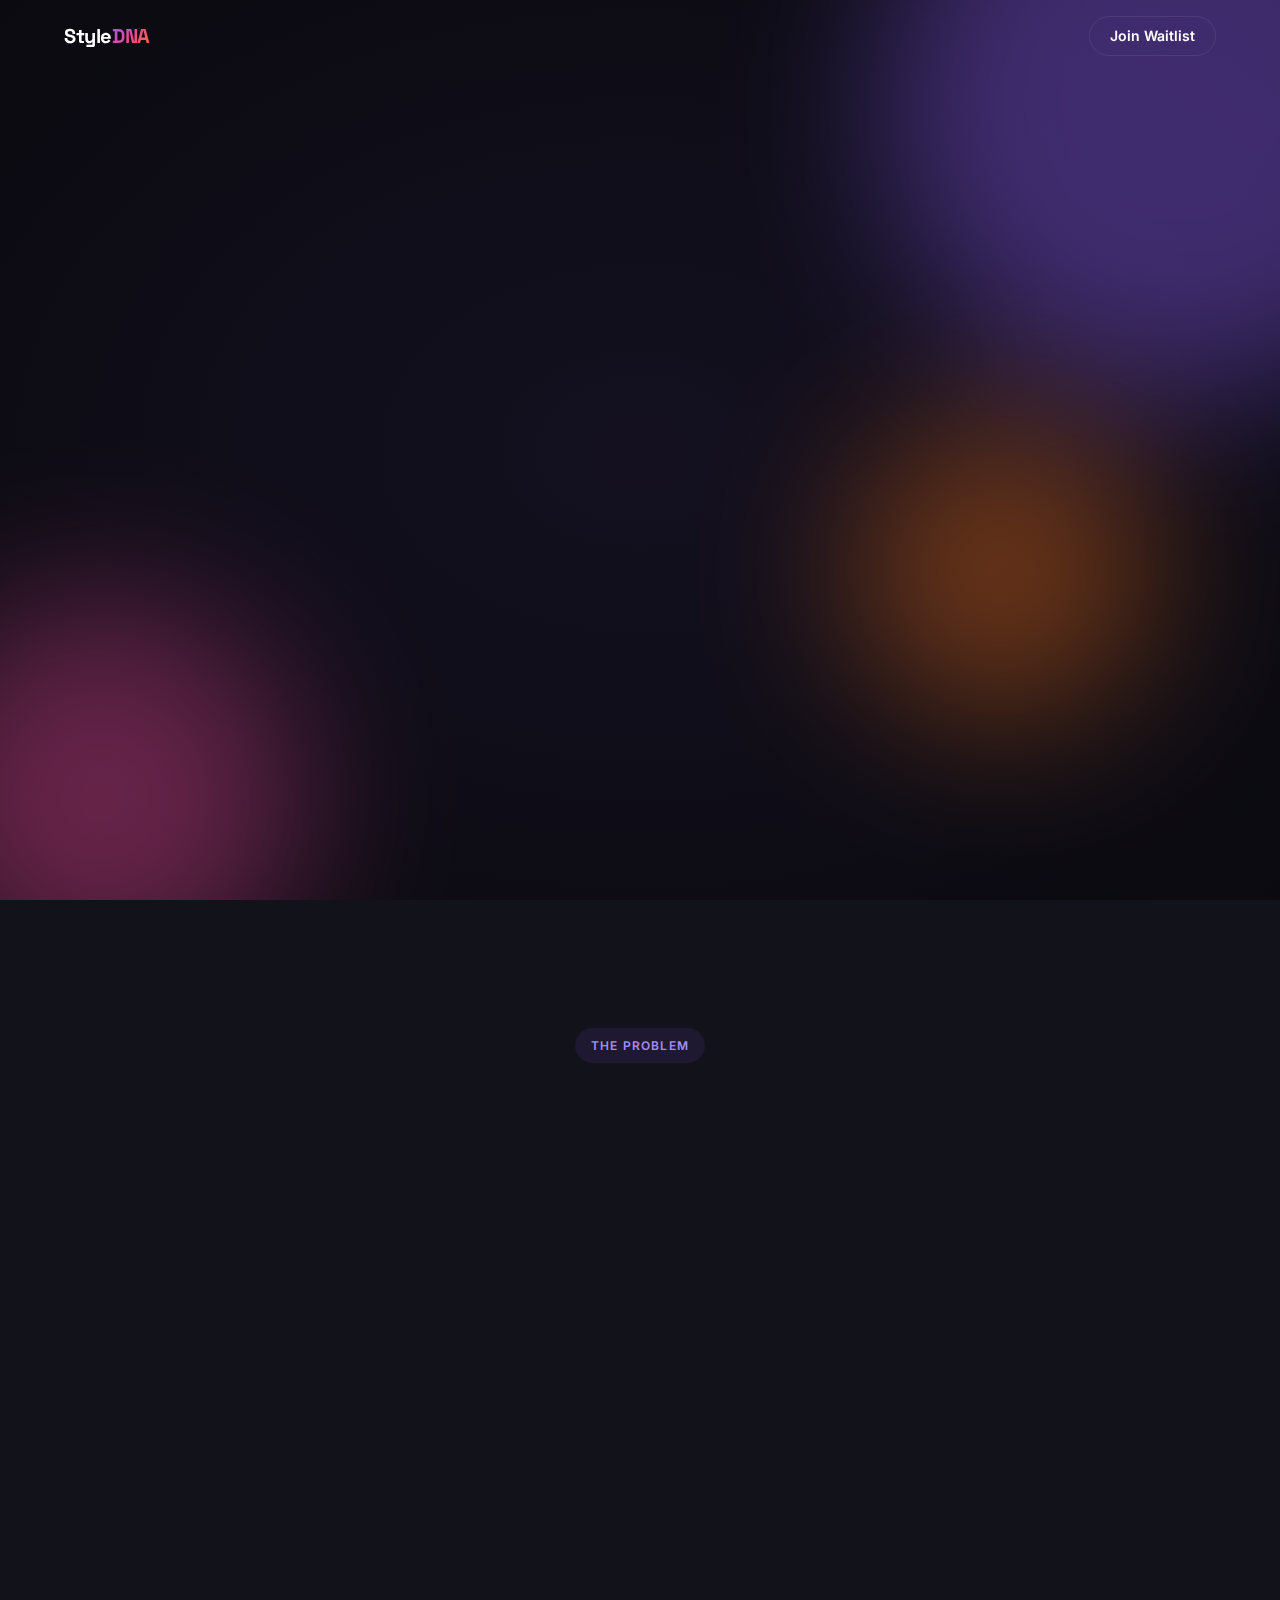
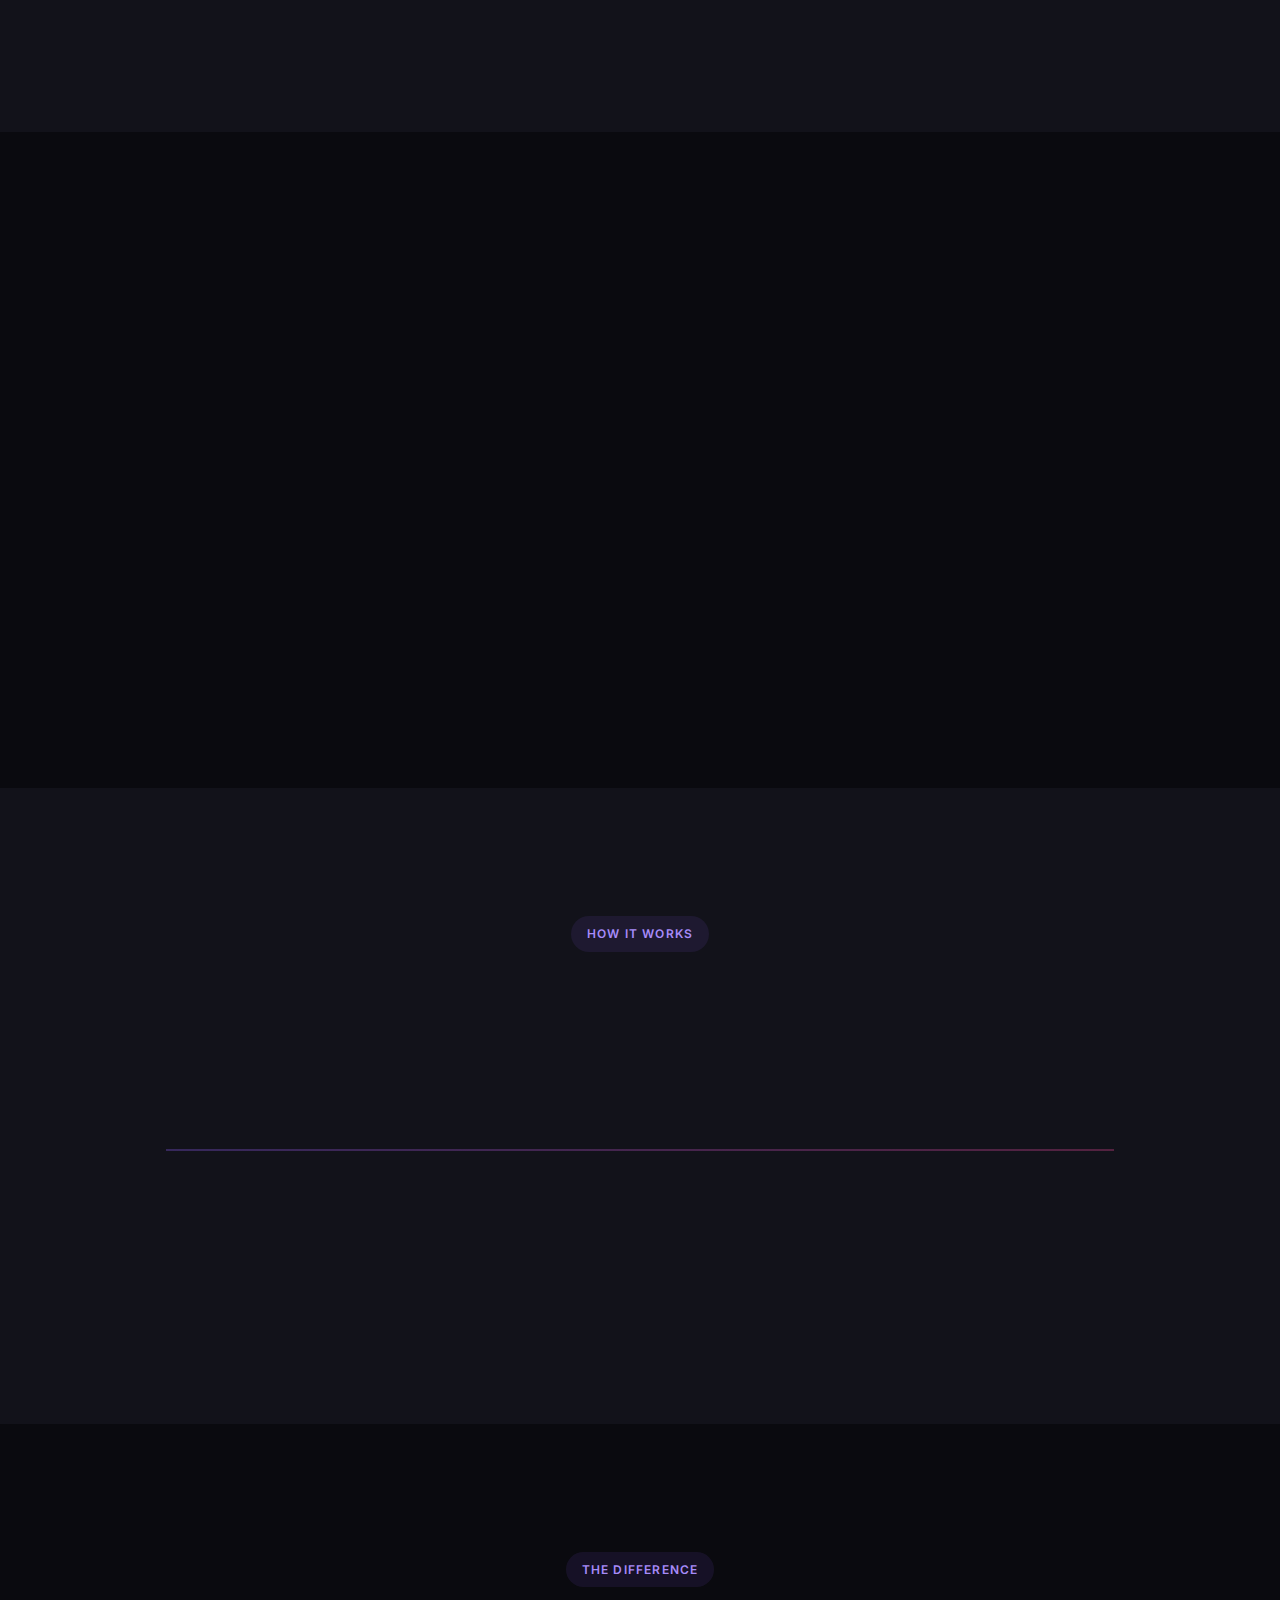
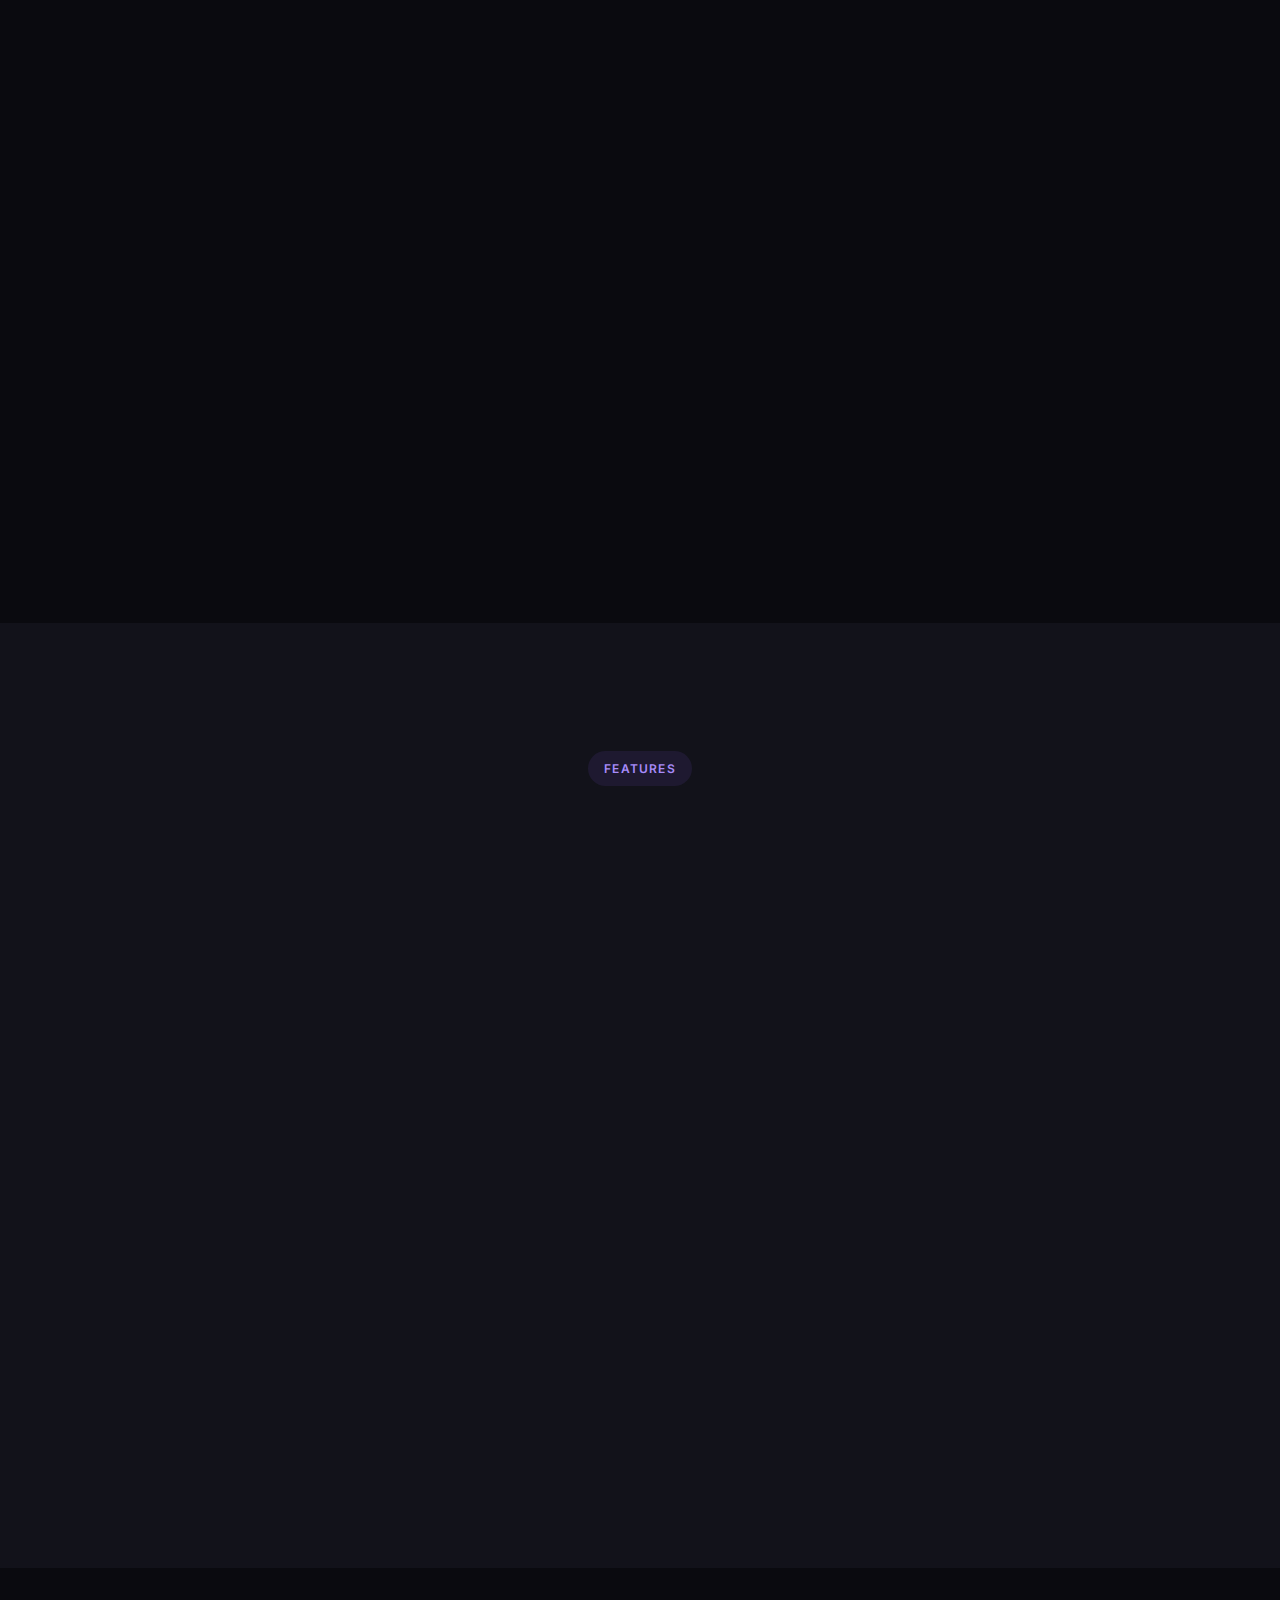
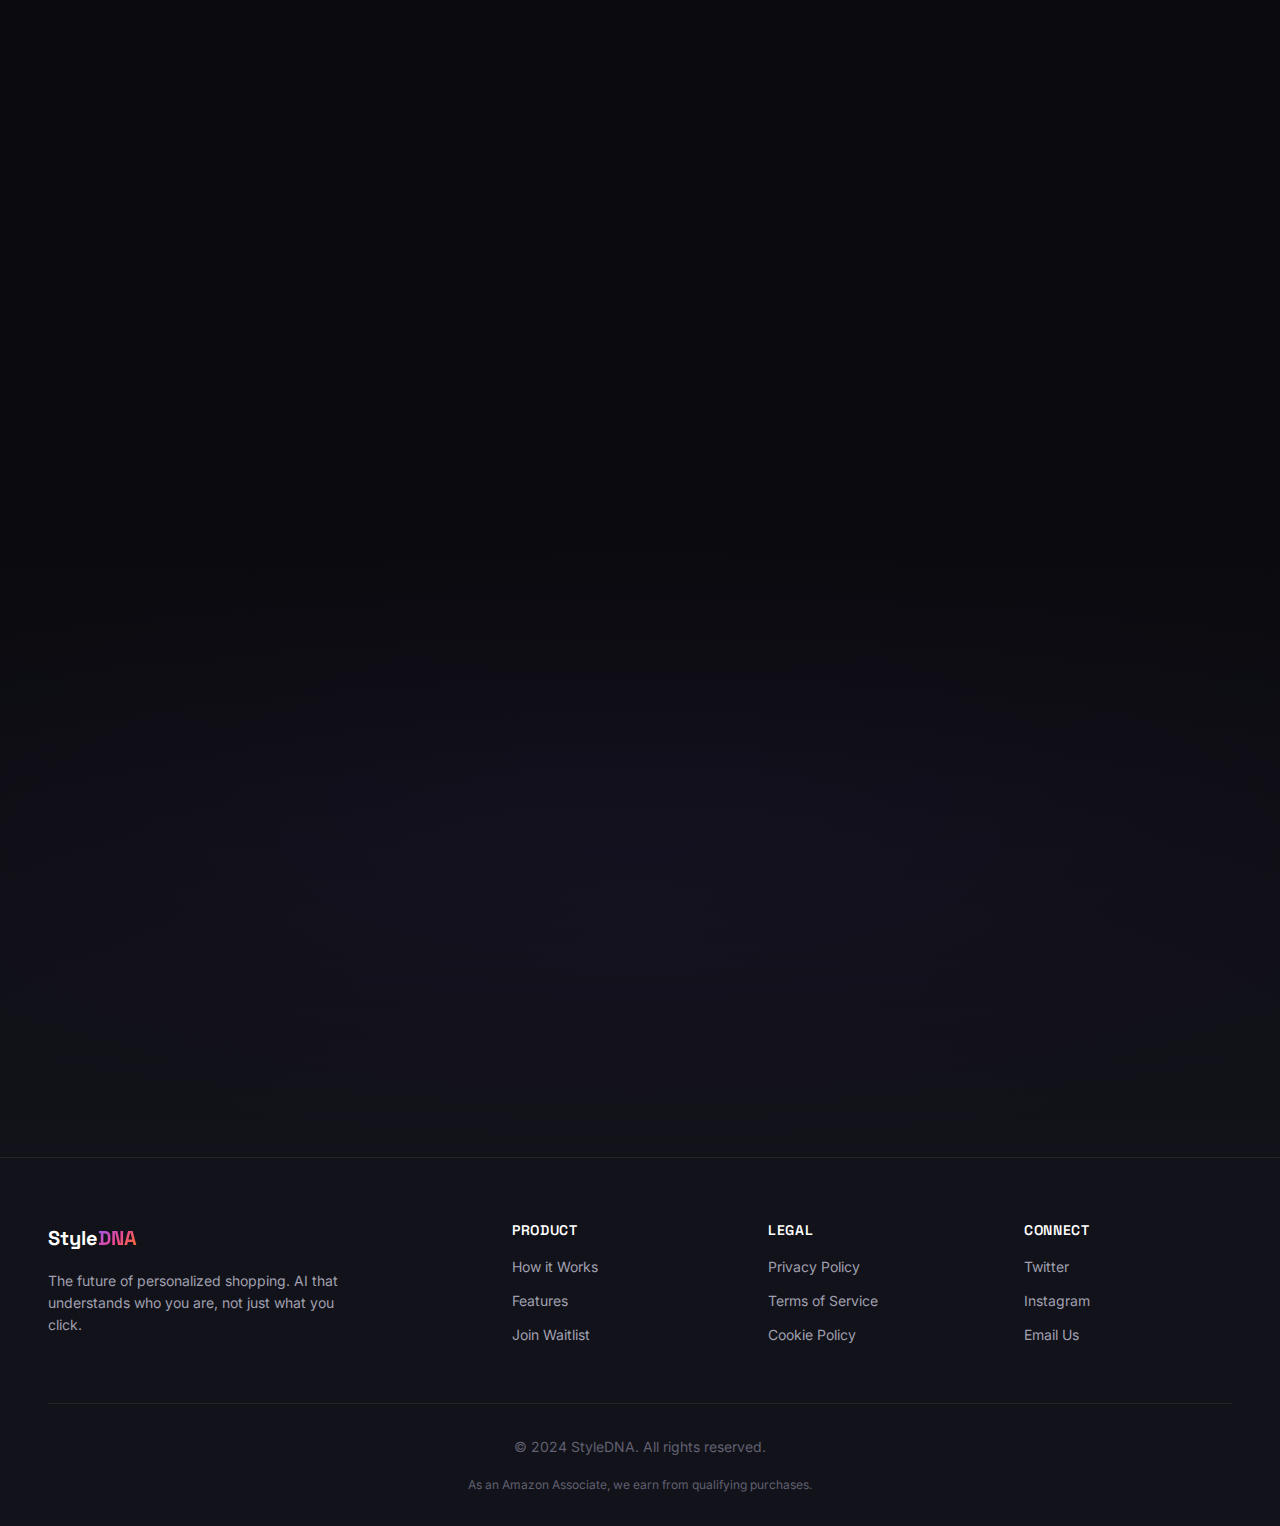
<file: index.html>
<!DOCTYPE html>
<html lang="en">
<head>
    <meta charset="UTF-8">
    <meta name="viewport" content="width=device-width, initial-scale=1.0">

    <!-- Primary Meta Tags -->
    <title>StyleDNA - AI Personal Shopping That Gets You</title>
    <meta name="title" content="StyleDNA - AI Personal Shopping That Gets You">
    <meta name="description" content="Stop scrolling. Start finding. AI that understands your personality to recommend products you'll actually love. Join the waitlist.">
    <meta name="keywords" content="AI shopping, personal stylist, personalized recommendations, style DNA, fashion AI, smart shopping">
    <meta name="author" content="StyleDNA">

    <!-- Open Graph / Facebook -->
    <meta property="og:type" content="website">
    <meta property="og:url" content="https://styledna.ai/">
    <meta property="og:title" content="StyleDNA - AI Personal Shopping That Gets You">
    <meta property="og:description" content="Stop scrolling. Start finding. AI that understands your personality to recommend products you'll actually love.">
    <meta property="og:image" content="https://styledna.ai/assets/og-image.png">

    <!-- Twitter -->
    <meta property="twitter:card" content="summary_large_image">
    <meta property="twitter:url" content="https://styledna.ai/">
    <meta property="twitter:title" content="StyleDNA - AI Personal Shopping That Gets You">
    <meta property="twitter:description" content="Stop scrolling. Start finding. AI that understands your personality to recommend products you'll actually love.">
    <meta property="twitter:image" content="https://styledna.ai/assets/og-image.png">

    <!-- Favicon -->
    <link rel="icon" type="image/svg+xml" href="assets/favicon.svg">
    <link rel="apple-touch-icon" href="assets/apple-touch-icon.png">

    <!-- Fonts -->
    <link rel="preconnect" href="https://fonts.googleapis.com">
    <link rel="preconnect" href="https://fonts.gstatic.com" crossorigin>
    <link href="https://fonts.googleapis.com/css2?family=Inter:wght@400;500;600&family=Space+Grotesk:wght@500;600;700&display=swap" rel="stylesheet">

    <!-- Styles -->
    <link rel="stylesheet" href="css/styles.css">
    <link rel="stylesheet" href="css/animations.css">
    <link rel="stylesheet" href="css/responsive.css">

    <!-- Structured Data -->
    <script type="application/ld+json">
    {
        "@context": "https://schema.org",
        "@type": "SoftwareApplication",
        "name": "StyleDNA",
        "description": "AI-powered personal shopping assistant that understands your personality to deliver hyper-personalized product recommendations.",
        "applicationCategory": "ShoppingApplication",
        "operatingSystem": "Web",
        "offers": {
            "@type": "Offer",
            "price": "0",
            "priceCurrency": "USD"
        }
    }
    </script>
</head>
<body>
    <!-- Navigation -->
    <nav class="nav" id="nav">
        <div class="nav-container">
            <a href="/" class="logo">Style<span>DNA</span></a>
            <a href="#waitlist" class="nav-cta">Join Waitlist</a>
        </div>
    </nav>

    <!-- Hero Section -->
    <section class="hero" id="hero">
        <div class="hero-bg">
            <div class="hero-gradient"></div>
            <div class="hero-orb hero-orb-1"></div>
            <div class="hero-orb hero-orb-2"></div>
            <div class="hero-orb hero-orb-3"></div>
        </div>

        <div class="hero-content">
            <span class="hero-tag">The Future of Shopping</span>

            <h1 class="hero-headline">
                Stop Searching.<br>
                <span class="gradient-text">Start Finding.</span>
            </h1>

            <p class="hero-subheadline">
                AI that knows your size AND your style — every recommendation fits and feels like you.
            </p>

            <form class="hero-form waitlist-form" id="hero-waitlist-form">
                <div class="form-group">
                    <input type="email" class="form-input" placeholder="Enter your email" required>
                    <button type="submit" class="btn btn-primary">Get Early Access</button>
                </div>
            </form>

            <div class="hero-proof">
                <span class="hero-proof-count">Join <strong class="counter" data-target="847">0</strong>+ others waiting for early access</span>
                <span class="hero-proof-benefit">
                    <svg viewBox="0 0 24 24" fill="none" stroke="currentColor" stroke-width="2">
                        <path d="M12 22s8-4 8-10V5l-8-3-8 3v7c0 6 8 10 8 10z"/>
                    </svg>
                    Free forever for founding members
                </span>
            </div>
        </div>

        <div class="scroll-indicator">
            <span>Scroll</span>
            <svg viewBox="0 0 24 24" fill="none" stroke="currentColor" stroke-width="2">
                <path d="M12 5v14M19 12l-7 7-7-7"/>
            </svg>
        </div>
    </section>

    <!-- Problem Section -->
    <section class="problem" id="problem">
        <div class="container">
            <div class="section-header">
                <span class="section-tag">The Problem</span>
                <h2 class="section-title animate-on-scroll">Sound Familiar?</h2>
            </div>

            <div class="pain-grid stagger-children">
                <div class="pain-card animate-on-scroll">
                    <div class="pain-icon">&#128548;</div>
                    <p class="pain-quote">"Recommended for you" is never actually for you</p>
                    <span class="pain-subtext">Amazon thinks you want another phone case</span>
                </div>

                <div class="pain-card animate-on-scroll">
                    <div class="pain-icon">&#128580;</div>
                    <p class="pain-quote">Ads for things you already own</p>
                    <span class="pain-subtext">Instagram doesn't know you bought that</span>
                </div>

                <div class="pain-card animate-on-scroll">
                    <div class="pain-icon">&#128553;</div>
                    <p class="pain-quote">Hours of scrolling, nothing feels right</p>
                    <span class="pain-subtext">Your time is worth more</span>
                </div>

                <div class="pain-card animate-on-scroll">
                    <div class="pain-icon">&#128085;</div>
                    <p class="pain-quote">Perfect item found... not in your size</p>
                    <span class="pain-subtext">Why did they even show you that?</span>
                </div>
            </div>

            <p class="problem-summary animate-on-scroll">
                Current recommendation engines are <strong>broken</strong>. They track what you click, not who you are. They don't even know your size.
            </p>
        </div>
    </section>

    <!-- Solution Section -->
    <section class="solution" id="solution">
        <div class="container">
            <div class="solution-content">
                <div class="solution-text animate-on-scroll">
                    <span class="section-tag">Our Solution</span>
                    <h2 class="solution-headline">We're Building Something Different</h2>
                    <p class="solution-description">
                        An AI that learns your personality — your taste, your values, your vibe — and finds products that fit who you actually are.
                    </p>
                    <p class="solution-tagline">Not clicks. Not cookies. YOU.</p>
                </div>

                <div class="solution-visual animate-on-scroll">
                    <div class="dna-visualization">
                        <div class="dna-core"></div>
                        <div class="dna-ring dna-ring-1"></div>
                        <div class="dna-ring dna-ring-2"></div>
                        <div class="dna-ring dna-ring-3"></div>
                        <div class="dna-tags">
                            <span class="dna-tag dna-tag-1">Minimalist</span>
                            <span class="dna-tag dna-tag-2">Dark Colors</span>
                            <span class="dna-tag dna-tag-3">Comfort First</span>
                            <span class="dna-tag dna-tag-4">Adventurous</span>
                            <span class="dna-tag dna-tag-5">Sustainable</span>
                            <span class="dna-tag dna-tag-6">Classic Fit</span>
                        </div>
                    </div>
                </div>
            </div>
        </div>
    </section>

    <!-- How It Works Section -->
    <section class="how-it-works" id="how-it-works">
        <div class="container">
            <div class="section-header">
                <span class="section-tag">How It Works</span>
                <h2 class="section-title animate-on-scroll">Get Personalized in Under 5 Minutes</h2>
            </div>

            <div class="steps-container stagger-children">
                <div class="steps-line"></div>

                <div class="step-card animate-on-scroll">
                    <div class="step-number">01</div>
                    <svg class="step-icon" viewBox="0 0 24 24" fill="none" stroke="currentColor" stroke-width="1.5">
                        <path d="M6 2L3 6v14a2 2 0 0 0 2 2h14a2 2 0 0 0 2-2V6l-3-4z"/>
                        <line x1="3" y1="6" x2="21" y2="6"/>
                        <path d="M16 10a4 4 0 0 1-8 0"/>
                    </svg>
                    <h3 class="step-title">Set Your Size</h3>
                    <p class="step-description">Quick setup — height, usual size, shoe size. We only show products that fit.</p>
                </div>

                <div class="step-card animate-on-scroll">
                    <div class="step-number">02</div>
                    <svg class="step-icon" viewBox="0 0 24 24" fill="none" stroke="currentColor" stroke-width="1.5">
                        <path d="M23 19a2 2 0 0 1-2 2H3a2 2 0 0 1-2-2V8a2 2 0 0 1 2-2h4l2-3h6l2 3h4a2 2 0 0 1 2 2z"/>
                        <circle cx="12" cy="13" r="4"/>
                    </svg>
                    <h3 class="step-title">Share Your Style</h3>
                    <p class="step-description">Photos, voice, or quick quiz — your choice. Tell us about yourself however feels natural.</p>
                </div>

                <div class="step-card animate-on-scroll">
                    <div class="step-number">03</div>
                    <svg class="step-icon" viewBox="0 0 24 24" fill="none" stroke="currentColor" stroke-width="1.5">
                        <path d="M12 2a10 10 0 1 0 10 10H12V2z"/>
                        <path d="M12 2a10 10 0 0 1 10 10"/>
                        <circle cx="12" cy="12" r="3"/>
                    </svg>
                    <h3 class="step-title">AI Builds Your DNA</h3>
                    <p class="step-description">Watch your personality map build in real time. See what makes you, you.</p>
                </div>

                <div class="step-card animate-on-scroll">
                    <div class="step-number">04</div>
                    <svg class="step-icon" viewBox="0 0 24 24" fill="none" stroke="currentColor" stroke-width="1.5">
                        <path d="M20.84 4.61a5.5 5.5 0 0 0-7.78 0L12 5.67l-1.06-1.06a5.5 5.5 0 0 0-7.78 7.78l1.06 1.06L12 21.23l7.78-7.78 1.06-1.06a5.5 5.5 0 0 0 0-7.78z"/>
                    </svg>
                    <h3 class="step-title">Discover Products</h3>
                    <p class="step-description">Scroll a feed that fits AND feels like you. No more wrong sizes or generic recommendations.</p>
                </div>
            </div>
        </div>
    </section>

    <!-- Comparison Section -->
    <section class="comparison" id="comparison">
        <div class="container">
            <div class="section-header">
                <span class="section-tag">The Difference</span>
                <h2 class="section-title animate-on-scroll">Why We're Different</h2>
            </div>

            <div class="comparison-table animate-on-scroll">
                <div class="comparison-column">
                    <div class="comparison-header">The Old Way</div>
                    <div class="comparison-row">
                        <svg class="comparison-icon negative" viewBox="0 0 24 24" fill="none" stroke="currentColor" stroke-width="2">
                            <circle cx="12" cy="12" r="10"/>
                            <line x1="15" y1="9" x2="9" y2="15"/>
                            <line x1="9" y1="9" x2="15" y2="15"/>
                        </svg>
                        <span>Tracks your clicks</span>
                    </div>
                    <div class="comparison-row">
                        <svg class="comparison-icon negative" viewBox="0 0 24 24" fill="none" stroke="currentColor" stroke-width="2">
                            <circle cx="12" cy="12" r="10"/>
                            <line x1="15" y1="9" x2="9" y2="15"/>
                            <line x1="9" y1="9" x2="15" y2="15"/>
                        </svg>
                        <span>Same recommendations for everyone</span>
                    </div>
                    <div class="comparison-row">
                        <svg class="comparison-icon negative" viewBox="0 0 24 24" fill="none" stroke="currentColor" stroke-width="2">
                            <circle cx="12" cy="12" r="10"/>
                            <line x1="15" y1="9" x2="9" y2="15"/>
                            <line x1="9" y1="9" x2="15" y2="15"/>
                        </svg>
                        <span>Based on past behavior</span>
                    </div>
                    <div class="comparison-row">
                        <svg class="comparison-icon negative" viewBox="0 0 24 24" fill="none" stroke="currentColor" stroke-width="2">
                            <circle cx="12" cy="12" r="10"/>
                            <line x1="15" y1="9" x2="9" y2="15"/>
                            <line x1="9" y1="9" x2="15" y2="15"/>
                        </svg>
                        <span>Gets worse over time (ad fatigue)</span>
                    </div>
                    <div class="comparison-row">
                        <svg class="comparison-icon negative" viewBox="0 0 24 24" fill="none" stroke="currentColor" stroke-width="2">
                            <circle cx="12" cy="12" r="10"/>
                            <line x1="15" y1="9" x2="9" y2="15"/>
                            <line x1="9" y1="9" x2="15" y2="15"/>
                        </svg>
                        <span>Shows all sizes, you filter</span>
                    </div>
                </div>

                <div class="comparison-column">
                    <div class="comparison-header">The StyleDNA Way</div>
                    <div class="comparison-row">
                        <svg class="comparison-icon positive" viewBox="0 0 24 24" fill="none" stroke="currentColor" stroke-width="2">
                            <path d="M22 11.08V12a10 10 0 1 1-5.93-9.14"/>
                            <polyline points="22 4 12 14.01 9 11.01"/>
                        </svg>
                        <span>Understands your personality</span>
                    </div>
                    <div class="comparison-row">
                        <svg class="comparison-icon positive" viewBox="0 0 24 24" fill="none" stroke="currentColor" stroke-width="2">
                            <path d="M22 11.08V12a10 10 0 1 1-5.93-9.14"/>
                            <polyline points="22 4 12 14.01 9 11.01"/>
                        </svg>
                        <span>Unique to who you actually are</span>
                    </div>
                    <div class="comparison-row">
                        <svg class="comparison-icon positive" viewBox="0 0 24 24" fill="none" stroke="currentColor" stroke-width="2">
                            <path d="M22 11.08V12a10 10 0 1 1-5.93-9.14"/>
                            <polyline points="22 4 12 14.01 9 11.01"/>
                        </svg>
                        <span>Predicts what you'll love next</span>
                    </div>
                    <div class="comparison-row">
                        <svg class="comparison-icon positive" viewBox="0 0 24 24" fill="none" stroke="currentColor" stroke-width="2">
                            <path d="M22 11.08V12a10 10 0 1 1-5.93-9.14"/>
                            <polyline points="22 4 12 14.01 9 11.01"/>
                        </svg>
                        <span>Gets smarter the more you use it</span>
                    </div>
                    <div class="comparison-row">
                        <svg class="comparison-icon positive" viewBox="0 0 24 24" fill="none" stroke="currentColor" stroke-width="2">
                            <path d="M22 11.08V12a10 10 0 1 1-5.93-9.14"/>
                            <polyline points="22 4 12 14.01 9 11.01"/>
                        </svg>
                        <span>Only shows products in YOUR size</span>
                    </div>
                </div>
            </div>
        </div>
    </section>

    <!-- Features Section -->
    <section class="features" id="features">
        <div class="container">
            <div class="section-header">
                <span class="section-tag">Features</span>
                <h2 class="section-title animate-on-scroll">Built For You. Literally.</h2>
            </div>

            <div class="features-grid stagger-children">
                <div class="feature-card animate-on-scroll">
                    <svg class="feature-icon" viewBox="0 0 24 24" fill="none" stroke="currentColor" stroke-width="1.5">
                        <rect x="3" y="3" width="18" height="18" rx="2" ry="2"/>
                        <line x1="3" y1="9" x2="21" y2="9"/>
                        <line x1="9" y1="21" x2="9" y2="9"/>
                    </svg>
                    <h3 class="feature-title">Perfect Fit Filter</h3>
                    <p class="feature-description">Enter your measurements once. Never see products that won't fit again. Every recommendation is filtered to YOUR body.</p>
                </div>

                <div class="feature-card animate-on-scroll">
                    <svg class="feature-icon" viewBox="0 0 24 24" fill="none" stroke="currentColor" stroke-width="1.5">
                        <path d="M12 1a3 3 0 0 0-3 3v8a3 3 0 0 0 6 0V4a3 3 0 0 0-3-3z"/>
                        <path d="M19 10v2a7 7 0 0 1-14 0v-2"/>
                        <line x1="12" y1="19" x2="12" y2="23"/>
                        <line x1="8" y1="23" x2="16" y2="23"/>
                    </svg>
                    <h3 class="feature-title">Voice-Powered</h3>
                    <p class="feature-description">Talk to your AI stylist like a friend. Describe what you need, and it understands.</p>
                </div>

                <div class="feature-card animate-on-scroll">
                    <svg class="feature-icon" viewBox="0 0 24 24" fill="none" stroke="currentColor" stroke-width="1.5">
                        <circle cx="12" cy="12" r="10"/>
                        <path d="M12 6v6l4 2"/>
                    </svg>
                    <h3 class="feature-title">Your Style DNA</h3>
                    <p class="feature-description">Watch your personality profile build in real-time. See the traits that make your style unique.</p>
                </div>

                <div class="feature-card animate-on-scroll">
                    <svg class="feature-icon" viewBox="0 0 24 24" fill="none" stroke="currentColor" stroke-width="1.5">
                        <path d="M18 8A6 6 0 0 0 6 8c0 7-3 9-3 9h18s-3-2-3-9"/>
                        <path d="M13.73 21a2 2 0 0 1-3.46 0"/>
                    </svg>
                    <h3 class="feature-title">Smart Discovery</h3>
                    <p class="feature-description">Get notified when products you'd love go on sale — before you even search for them.</p>
                </div>

                <div class="feature-card animate-on-scroll">
                    <svg class="feature-icon" viewBox="0 0 24 24" fill="none" stroke="currentColor" stroke-width="1.5">
                        <rect x="3" y="3" width="18" height="18" rx="2" ry="2"/>
                        <circle cx="8.5" cy="8.5" r="1.5"/>
                        <polyline points="21 15 16 10 5 21"/>
                    </svg>
                    <h3 class="feature-title">Photo Integration</h3>
                    <p class="feature-description">Upload photos of outfits you love. The AI learns your actual style, not assumptions.</p>
                </div>
            </div>
        </div>
    </section>

    <!-- Social Proof Section -->
    <section class="social-proof" id="social-proof">
        <div class="container">
            <div class="proof-counter animate-on-scroll">
                <span class="counter-number counter" data-target="847">0</span>
            </div>
            <p class="counter-label animate-on-scroll">people waiting for access</p>
            <p class="section-subtitle animate-on-scroll" style="margin-bottom: var(--space-12);">Join them. Be first in line.</p>

            <div class="trust-badges animate-on-scroll">
                <div class="trust-badge">
                    <svg viewBox="0 0 24 24" fill="none" stroke="currentColor" stroke-width="2">
                        <path d="M12 22s8-4 8-10V5l-8-3-8 3v7c0 6 8 10 8 10z"/>
                    </svg>
                    <span>Privacy-First</span>
                </div>
                <div class="trust-badge">
                    <svg viewBox="0 0 24 24" fill="none" stroke="currentColor" stroke-width="2">
                        <rect x="3" y="11" width="18" height="11" rx="2" ry="2"/>
                        <path d="M7 11V7a5 5 0 0 1 10 0v4"/>
                    </svg>
                    <span>Secure Data</span>
                </div>
                <div class="trust-badge">
                    <svg viewBox="0 0 24 24" fill="none" stroke="currentColor" stroke-width="2">
                        <path d="M12 2L2 7l10 5 10-5-10-5z"/>
                        <path d="M2 17l10 5 10-5"/>
                        <path d="M2 12l10 5 10-5"/>
                    </svg>
                    <span>Advanced AI</span>
                </div>
            </div>
        </div>
    </section>

    <!-- Final CTA Section -->
    <section class="final-cta" id="waitlist">
        <div class="container">
            <div class="cta-content">
                <h2 class="cta-headline animate-on-scroll">Ready to Stop Searching?</h2>
                <p class="cta-subheadline animate-on-scroll">
                    Join the waitlist and be first to experience shopping that actually gets you.
                </p>

                <form class="cta-form waitlist-form animate-on-scroll" id="footer-waitlist-form">
                    <div class="form-group">
                        <input type="email" class="form-input" placeholder="Enter your email" required>
                        <button type="submit" class="btn btn-primary">Get Early Access</button>
                    </div>
                </form>

                <div class="cta-trust animate-on-scroll">
                    <span class="cta-trust-item">
                        <svg viewBox="0 0 24 24" fill="none" stroke="currentColor" stroke-width="2">
                            <rect x="3" y="11" width="18" height="11" rx="2" ry="2"/>
                            <path d="M7 11V7a5 5 0 0 1 10 0v4"/>
                        </svg>
                        No spam. Unsubscribe anytime.
                    </span>
                    <span class="cta-trust-item">
                        <svg viewBox="0 0 24 24" fill="none" stroke="currentColor" stroke-width="2">
                            <polygon points="12 2 15.09 8.26 22 9.27 17 14.14 18.18 21.02 12 17.77 5.82 21.02 7 14.14 2 9.27 8.91 8.26 12 2"/>
                        </svg>
                        Early members get lifetime premium free.
                    </span>
                </div>
            </div>
        </div>
    </section>

    <!-- Footer -->
    <footer class="footer">
        <div class="container">
            <div class="footer-grid">
                <div class="footer-brand">
                    <div class="footer-logo">Style<span class="text-gradient">DNA</span></div>
                    <p class="footer-tagline">The future of personalized shopping. AI that understands who you are, not just what you click.</p>
                </div>

                <div class="footer-column">
                    <h4>Product</h4>
                    <ul class="footer-links">
                        <li><a href="#how-it-works">How it Works</a></li>
                        <li><a href="#features">Features</a></li>
                        <li><a href="#waitlist">Join Waitlist</a></li>
                    </ul>
                </div>

                <div class="footer-column">
                    <h4>Legal</h4>
                    <ul class="footer-links">
                        <li><a href="privacy.html">Privacy Policy</a></li>
                        <li><a href="terms.html">Terms of Service</a></li>
                        <li><a href="cookies.html">Cookie Policy</a></li>
                    </ul>
                </div>

                <div class="footer-column">
                    <h4>Connect</h4>
                    <ul class="footer-links">
                        <li><a href="https://twitter.com/styledna" target="_blank" rel="noopener">Twitter</a></li>
                        <li><a href="https://instagram.com/styledna" target="_blank" rel="noopener">Instagram</a></li>
                        <li><a href="mailto:hello@styledna.ai">Email Us</a></li>
                    </ul>
                </div>
            </div>

            <div class="footer-bottom">
                <p class="footer-copyright">&copy; 2024 StyleDNA. All rights reserved.</p>
                <p class="footer-affiliate">As an Amazon Associate, we earn from qualifying purchases.</p>
            </div>
        </div>
    </footer>

    <!-- Scripts -->
    <script src="js/main.js"></script>
</body>
</html>
</file>
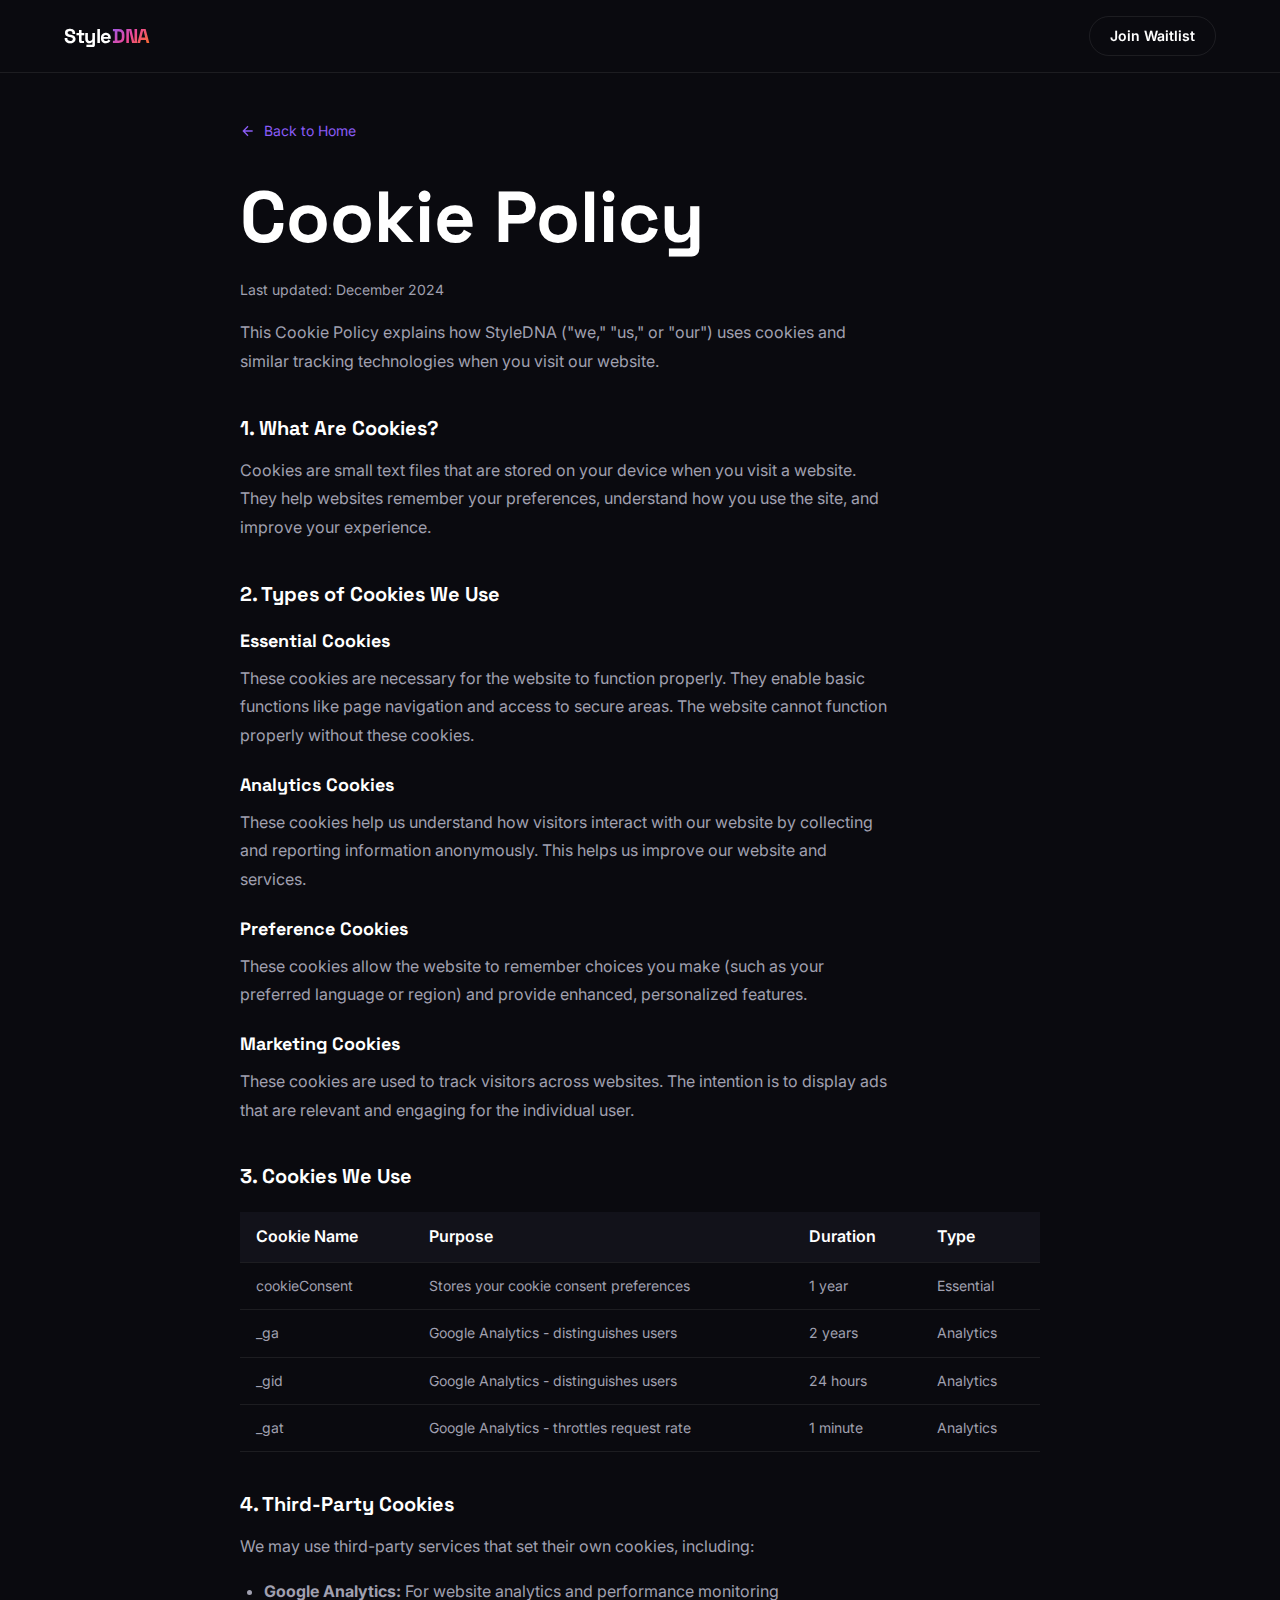
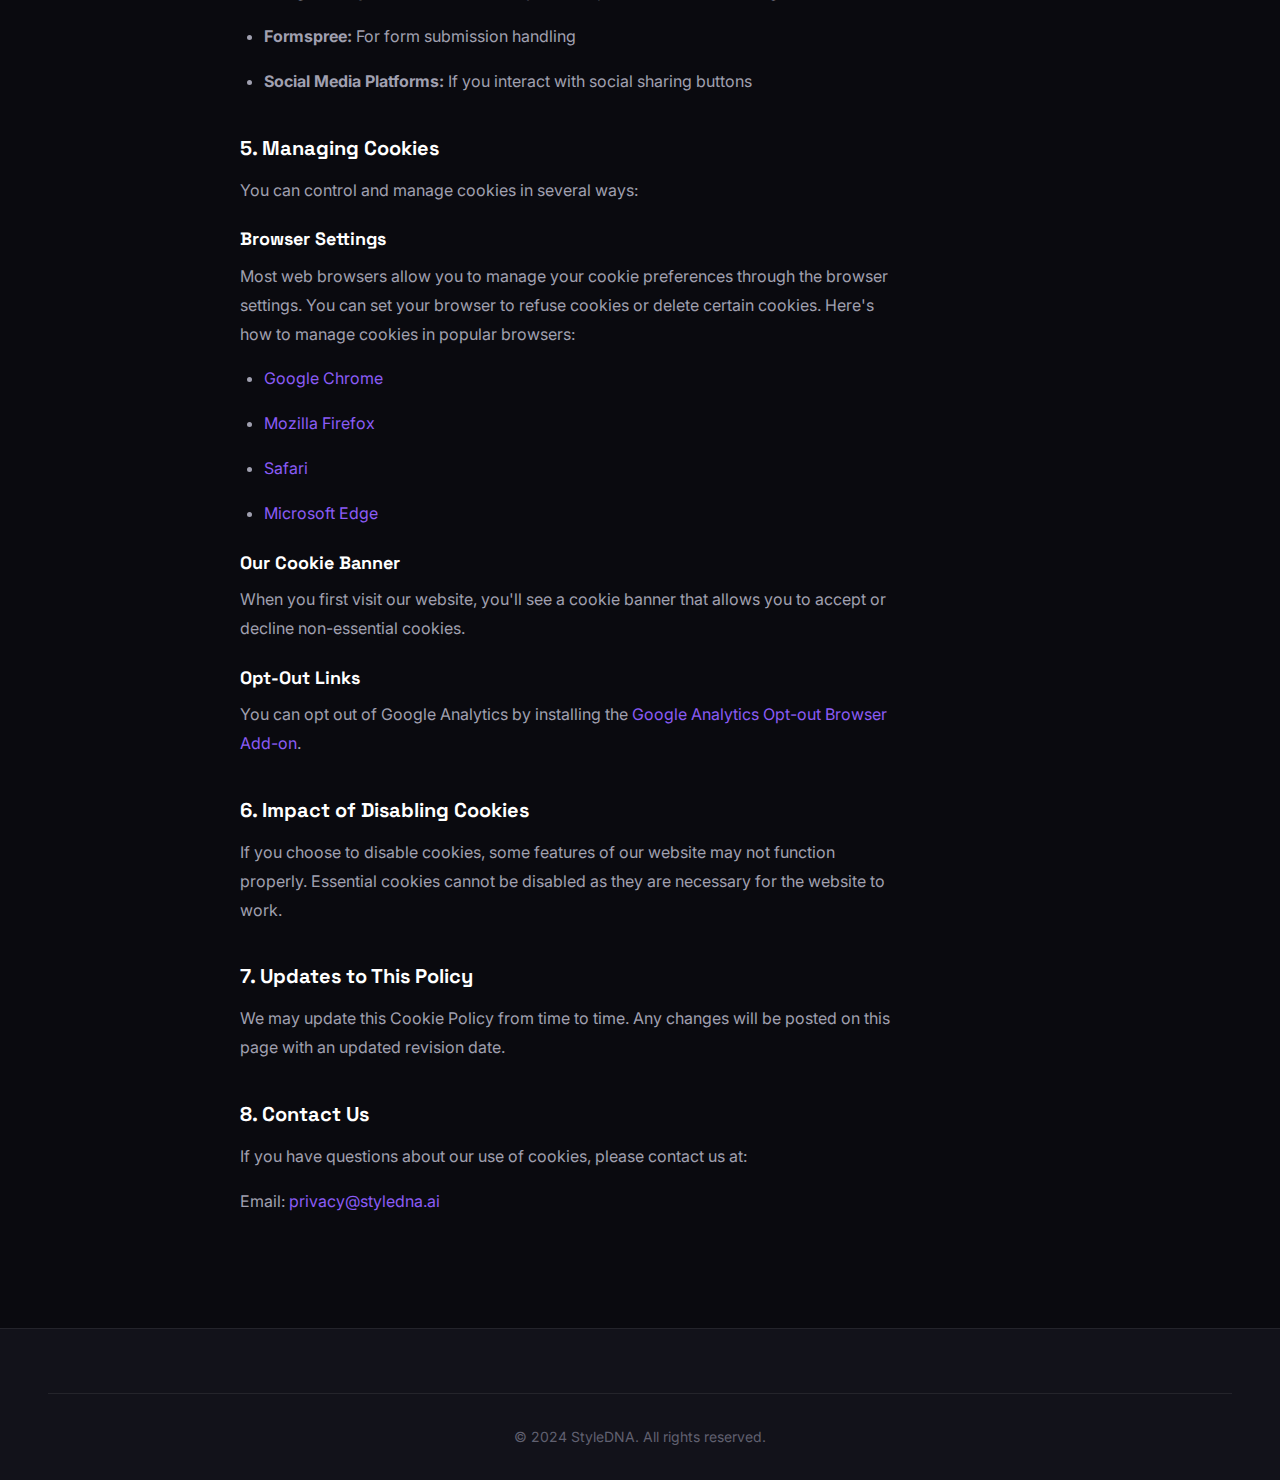
<file: cookies.html>
<!DOCTYPE html>
<html lang="en">
<head>
    <meta charset="UTF-8">
    <meta name="viewport" content="width=device-width, initial-scale=1.0">
    <title>Cookie Policy - StyleDNA</title>
    <meta name="description" content="StyleDNA Cookie Policy - Learn about the cookies we use and how to manage them.">
    <meta name="robots" content="noindex, follow">

    <link rel="icon" type="image/svg+xml" href="assets/favicon.svg">
    <link rel="preconnect" href="https://fonts.googleapis.com">
    <link rel="preconnect" href="https://fonts.gstatic.com" crossorigin>
    <link href="https://fonts.googleapis.com/css2?family=Inter:wght@400;500;600&family=Space+Grotesk:wght@500;600;700&display=swap" rel="stylesheet">

    <link rel="stylesheet" href="css/styles.css">
    <link rel="stylesheet" href="css/responsive.css">

    <style>
        .legal-page {
            padding-top: 120px;
            padding-bottom: var(--space-24);
            min-height: 100vh;
        }
        .legal-content {
            max-width: 800px;
            margin: 0 auto;
        }
        .legal-content h1 {
            margin-bottom: var(--space-4);
        }
        .legal-meta {
            color: var(--text-tertiary);
            font-size: var(--text-sm);
            margin-bottom: var(--space-12);
        }
        .legal-content h2 {
            font-size: var(--text-xl);
            margin-top: var(--space-10);
            margin-bottom: var(--space-4);
        }
        .legal-content h3 {
            font-size: var(--text-lg);
            margin-top: var(--space-6);
            margin-bottom: var(--space-3);
        }
        .legal-content p,
        .legal-content li {
            color: var(--text-secondary);
            margin-bottom: var(--space-4);
            line-height: 1.8;
        }
        .legal-content ul {
            list-style: disc;
            padding-left: var(--space-6);
            margin-bottom: var(--space-6);
        }
        .legal-content a {
            color: var(--accent-primary);
        }
        .back-link {
            display: inline-flex;
            align-items: center;
            gap: var(--space-2);
            color: var(--text-secondary);
            margin-bottom: var(--space-8);
            font-size: var(--text-sm);
        }
        .back-link:hover {
            color: var(--accent-primary);
        }
        .back-link svg {
            width: 16px;
            height: 16px;
        }
        .cookie-table {
            width: 100%;
            border-collapse: collapse;
            margin: var(--space-6) 0;
        }
        .cookie-table th,
        .cookie-table td {
            padding: var(--space-3) var(--space-4);
            text-align: left;
            border-bottom: 1px solid var(--glass-border);
        }
        .cookie-table th {
            color: var(--text-primary);
            font-weight: 600;
            background: var(--bg-secondary);
        }
        .cookie-table td {
            color: var(--text-secondary);
            font-size: var(--text-sm);
        }
    </style>
</head>
<body>
    <nav class="nav nav-scrolled" id="nav">
        <div class="nav-container">
            <a href="/" class="logo">Style<span>DNA</span></a>
            <a href="/#waitlist" class="nav-cta">Join Waitlist</a>
        </div>
    </nav>

    <main class="legal-page">
        <div class="container">
            <div class="legal-content">
                <a href="/" class="back-link">
                    <svg viewBox="0 0 24 24" fill="none" stroke="currentColor" stroke-width="2">
                        <path d="M19 12H5M12 19l-7-7 7-7"/>
                    </svg>
                    Back to Home
                </a>

                <h1>Cookie Policy</h1>
                <p class="legal-meta">Last updated: December 2024</p>

                <p>This Cookie Policy explains how StyleDNA ("we," "us," or "our") uses cookies and similar tracking technologies when you visit our website.</p>

                <h2>1. What Are Cookies?</h2>
                <p>Cookies are small text files that are stored on your device when you visit a website. They help websites remember your preferences, understand how you use the site, and improve your experience.</p>

                <h2>2. Types of Cookies We Use</h2>

                <h3>Essential Cookies</h3>
                <p>These cookies are necessary for the website to function properly. They enable basic functions like page navigation and access to secure areas. The website cannot function properly without these cookies.</p>

                <h3>Analytics Cookies</h3>
                <p>These cookies help us understand how visitors interact with our website by collecting and reporting information anonymously. This helps us improve our website and services.</p>

                <h3>Preference Cookies</h3>
                <p>These cookies allow the website to remember choices you make (such as your preferred language or region) and provide enhanced, personalized features.</p>

                <h3>Marketing Cookies</h3>
                <p>These cookies are used to track visitors across websites. The intention is to display ads that are relevant and engaging for the individual user.</p>

                <h2>3. Cookies We Use</h2>

                <table class="cookie-table">
                    <thead>
                        <tr>
                            <th>Cookie Name</th>
                            <th>Purpose</th>
                            <th>Duration</th>
                            <th>Type</th>
                        </tr>
                    </thead>
                    <tbody>
                        <tr>
                            <td>cookieConsent</td>
                            <td>Stores your cookie consent preferences</td>
                            <td>1 year</td>
                            <td>Essential</td>
                        </tr>
                        <tr>
                            <td>_ga</td>
                            <td>Google Analytics - distinguishes users</td>
                            <td>2 years</td>
                            <td>Analytics</td>
                        </tr>
                        <tr>
                            <td>_gid</td>
                            <td>Google Analytics - distinguishes users</td>
                            <td>24 hours</td>
                            <td>Analytics</td>
                        </tr>
                        <tr>
                            <td>_gat</td>
                            <td>Google Analytics - throttles request rate</td>
                            <td>1 minute</td>
                            <td>Analytics</td>
                        </tr>
                    </tbody>
                </table>

                <h2>4. Third-Party Cookies</h2>
                <p>We may use third-party services that set their own cookies, including:</p>
                <ul>
                    <li><strong>Google Analytics:</strong> For website analytics and performance monitoring</li>
                    <li><strong>Formspree:</strong> For form submission handling</li>
                    <li><strong>Social Media Platforms:</strong> If you interact with social sharing buttons</li>
                </ul>

                <h2>5. Managing Cookies</h2>
                <p>You can control and manage cookies in several ways:</p>

                <h3>Browser Settings</h3>
                <p>Most web browsers allow you to manage your cookie preferences through the browser settings. You can set your browser to refuse cookies or delete certain cookies. Here's how to manage cookies in popular browsers:</p>
                <ul>
                    <li><a href="https://support.google.com/chrome/answer/95647" target="_blank" rel="noopener">Google Chrome</a></li>
                    <li><a href="https://support.mozilla.org/en-US/kb/cookies-information-websites-store-on-your-computer" target="_blank" rel="noopener">Mozilla Firefox</a></li>
                    <li><a href="https://support.apple.com/guide/safari/manage-cookies-sfri11471/mac" target="_blank" rel="noopener">Safari</a></li>
                    <li><a href="https://support.microsoft.com/en-us/microsoft-edge/delete-cookies-in-microsoft-edge-63947406-40ac-c3b8-57b9-2a946a29ae09" target="_blank" rel="noopener">Microsoft Edge</a></li>
                </ul>

                <h3>Our Cookie Banner</h3>
                <p>When you first visit our website, you'll see a cookie banner that allows you to accept or decline non-essential cookies.</p>

                <h3>Opt-Out Links</h3>
                <p>You can opt out of Google Analytics by installing the <a href="https://tools.google.com/dlpage/gaoptout" target="_blank" rel="noopener">Google Analytics Opt-out Browser Add-on</a>.</p>

                <h2>6. Impact of Disabling Cookies</h2>
                <p>If you choose to disable cookies, some features of our website may not function properly. Essential cookies cannot be disabled as they are necessary for the website to work.</p>

                <h2>7. Updates to This Policy</h2>
                <p>We may update this Cookie Policy from time to time. Any changes will be posted on this page with an updated revision date.</p>

                <h2>8. Contact Us</h2>
                <p>If you have questions about our use of cookies, please contact us at:</p>
                <p>Email: <a href="mailto:privacy@styledna.ai">privacy@styledna.ai</a></p>
            </div>
        </div>
    </main>

    <footer class="footer">
        <div class="container">
            <div class="footer-bottom">
                <p class="footer-copyright">&copy; 2024 StyleDNA. All rights reserved.</p>
            </div>
        </div>
    </footer>
</body>
</html>
</file>
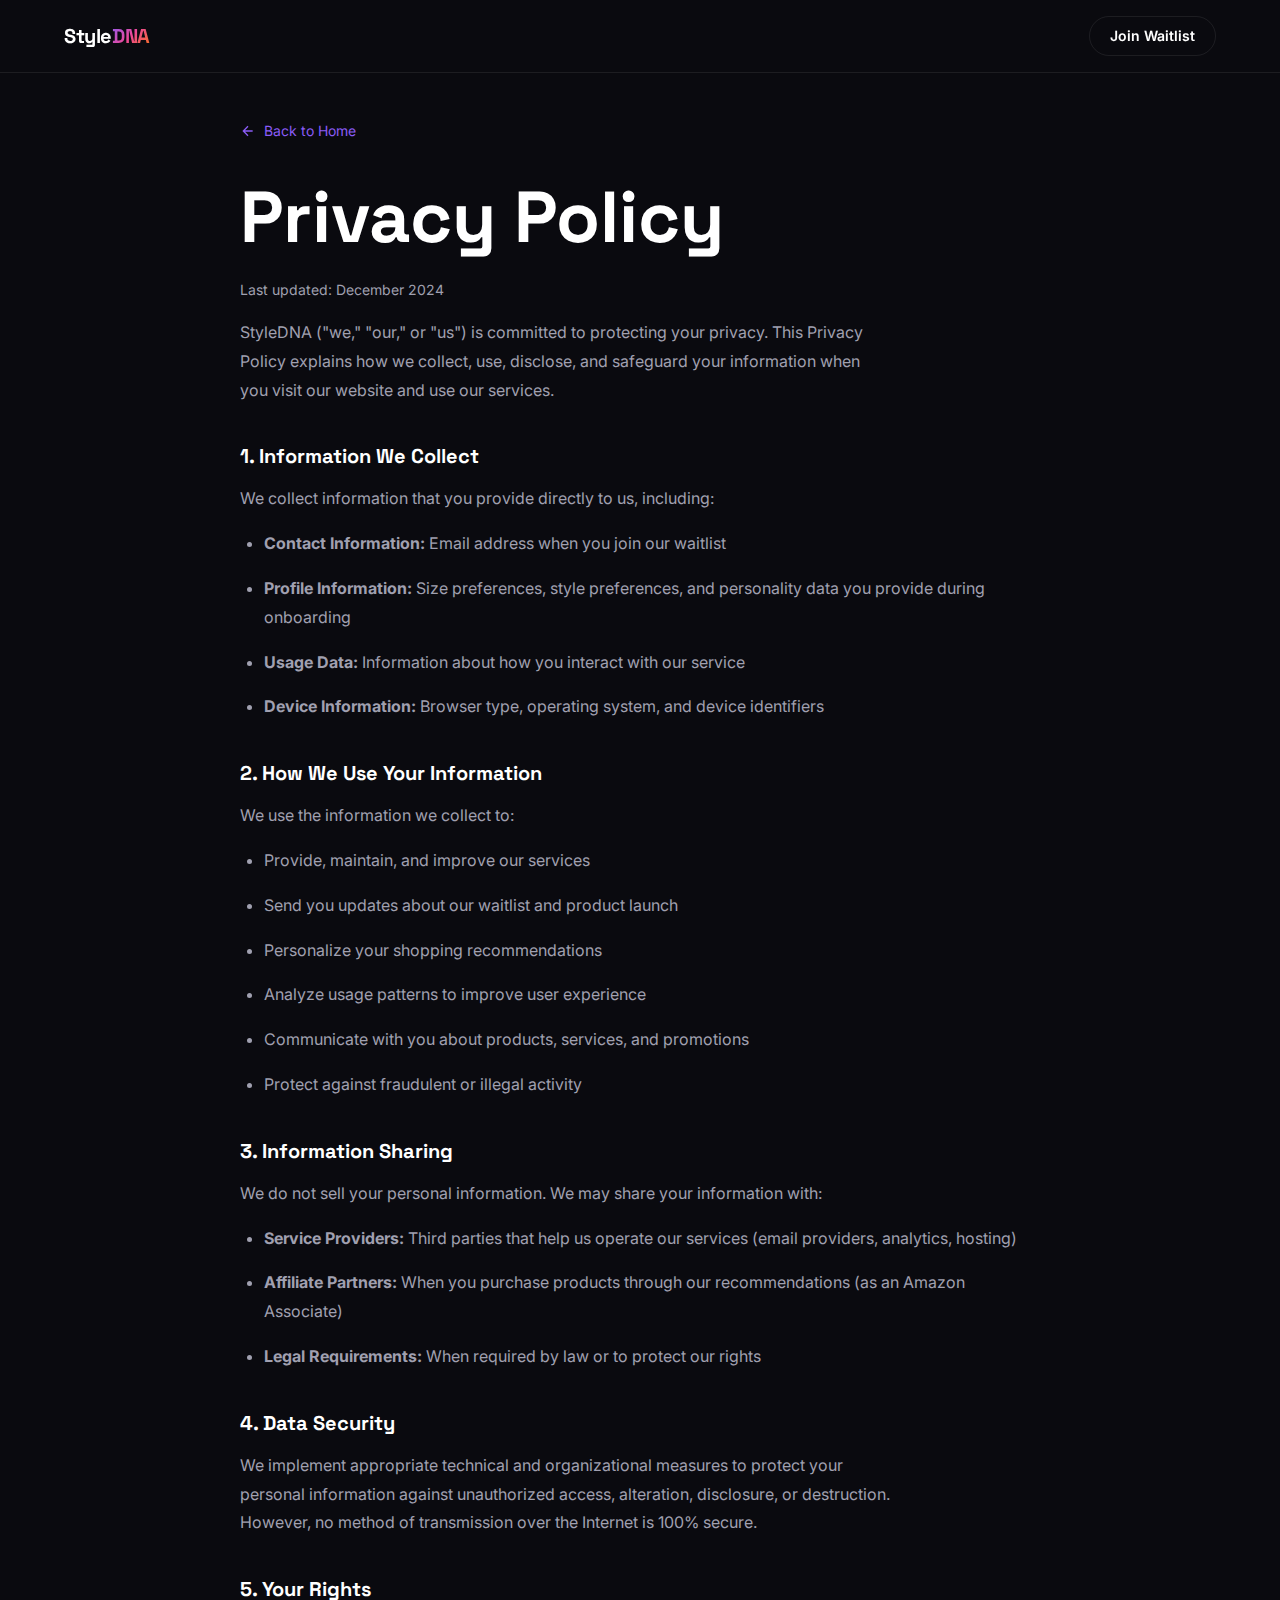
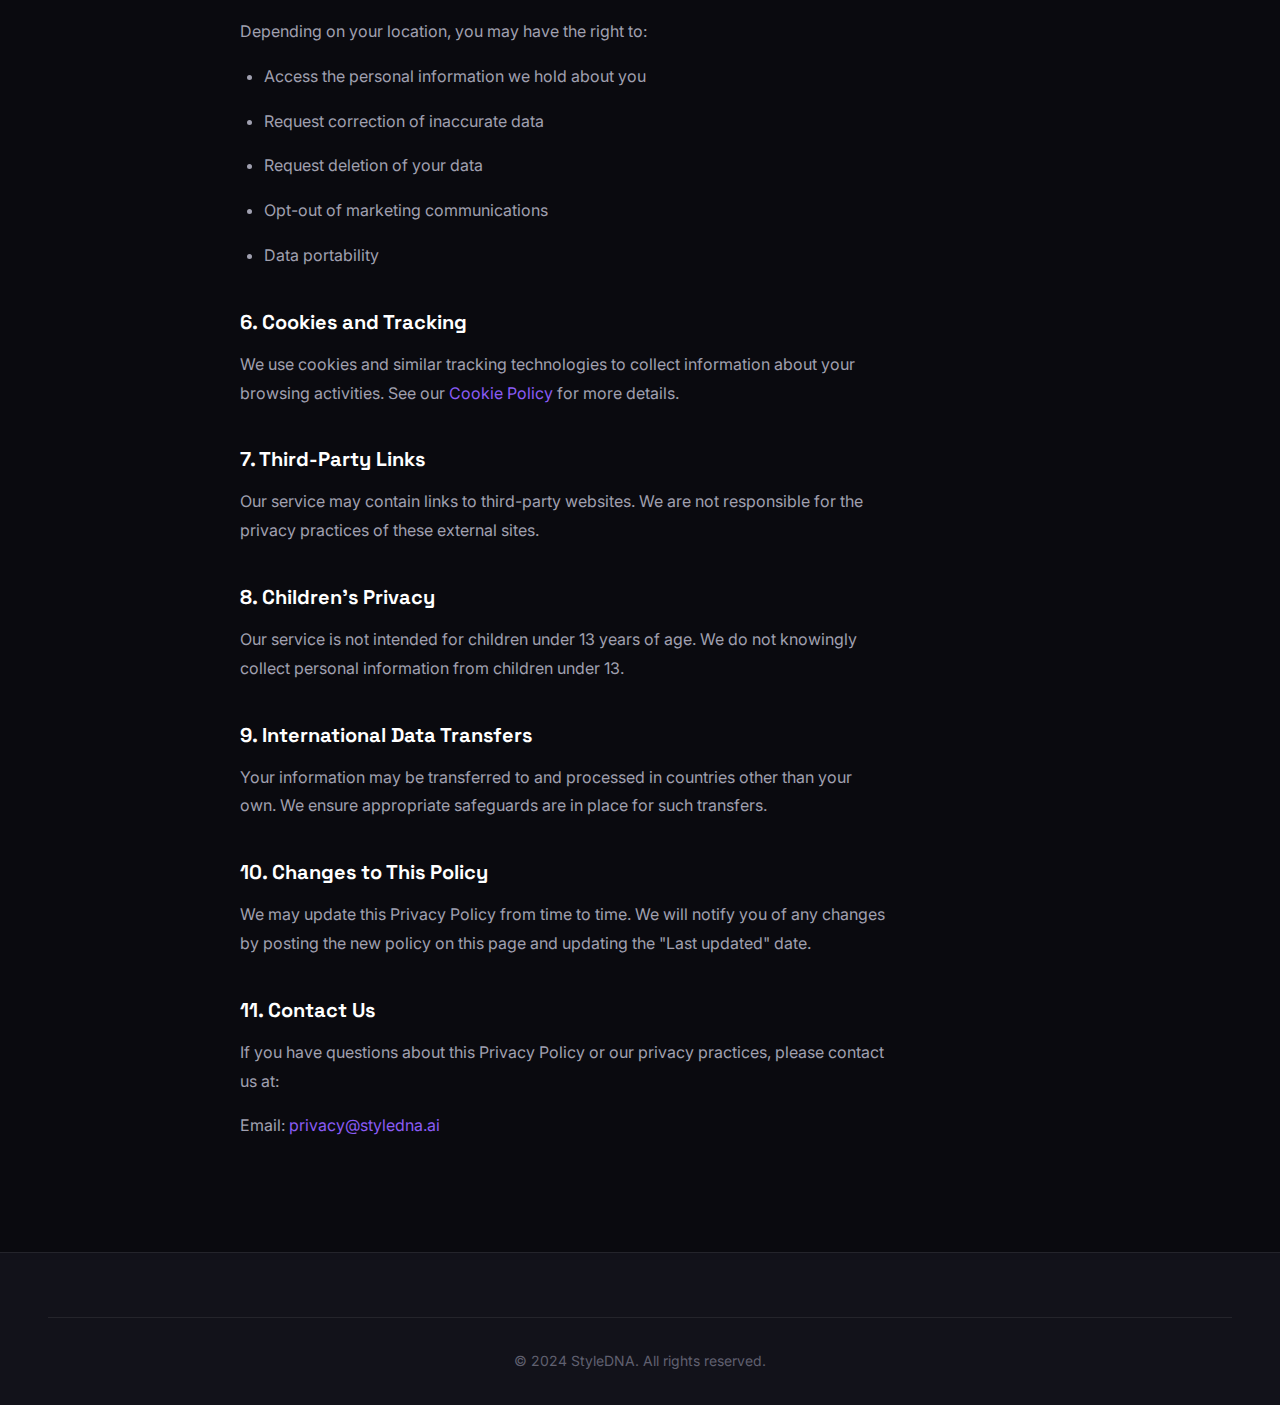
<file: privacy.html>
<!DOCTYPE html>
<html lang="en">
<head>
    <meta charset="UTF-8">
    <meta name="viewport" content="width=device-width, initial-scale=1.0">
    <title>Privacy Policy - StyleDNA</title>
    <meta name="description" content="StyleDNA Privacy Policy - Learn how we collect, use, and protect your personal information.">
    <meta name="robots" content="noindex, follow">

    <link rel="icon" type="image/svg+xml" href="assets/favicon.svg">
    <link rel="preconnect" href="https://fonts.googleapis.com">
    <link rel="preconnect" href="https://fonts.gstatic.com" crossorigin>
    <link href="https://fonts.googleapis.com/css2?family=Inter:wght@400;500;600&family=Space+Grotesk:wght@500;600;700&display=swap" rel="stylesheet">

    <link rel="stylesheet" href="css/styles.css">
    <link rel="stylesheet" href="css/responsive.css">

    <style>
        .legal-page {
            padding-top: 120px;
            padding-bottom: var(--space-24);
            min-height: 100vh;
        }
        .legal-content {
            max-width: 800px;
            margin: 0 auto;
        }
        .legal-content h1 {
            margin-bottom: var(--space-4);
        }
        .legal-meta {
            color: var(--text-tertiary);
            font-size: var(--text-sm);
            margin-bottom: var(--space-12);
        }
        .legal-content h2 {
            font-size: var(--text-xl);
            margin-top: var(--space-10);
            margin-bottom: var(--space-4);
        }
        .legal-content p,
        .legal-content li {
            color: var(--text-secondary);
            margin-bottom: var(--space-4);
            line-height: 1.8;
        }
        .legal-content ul {
            list-style: disc;
            padding-left: var(--space-6);
            margin-bottom: var(--space-6);
        }
        .legal-content a {
            color: var(--accent-primary);
        }
        .back-link {
            display: inline-flex;
            align-items: center;
            gap: var(--space-2);
            color: var(--text-secondary);
            margin-bottom: var(--space-8);
            font-size: var(--text-sm);
        }
        .back-link:hover {
            color: var(--accent-primary);
        }
        .back-link svg {
            width: 16px;
            height: 16px;
        }
    </style>
</head>
<body>
    <nav class="nav nav-scrolled" id="nav">
        <div class="nav-container">
            <a href="/" class="logo">Style<span>DNA</span></a>
            <a href="/#waitlist" class="nav-cta">Join Waitlist</a>
        </div>
    </nav>

    <main class="legal-page">
        <div class="container">
            <div class="legal-content">
                <a href="/" class="back-link">
                    <svg viewBox="0 0 24 24" fill="none" stroke="currentColor" stroke-width="2">
                        <path d="M19 12H5M12 19l-7-7 7-7"/>
                    </svg>
                    Back to Home
                </a>

                <h1>Privacy Policy</h1>
                <p class="legal-meta">Last updated: December 2024</p>

                <p>StyleDNA ("we," "our," or "us") is committed to protecting your privacy. This Privacy Policy explains how we collect, use, disclose, and safeguard your information when you visit our website and use our services.</p>

                <h2>1. Information We Collect</h2>
                <p>We collect information that you provide directly to us, including:</p>
                <ul>
                    <li><strong>Contact Information:</strong> Email address when you join our waitlist</li>
                    <li><strong>Profile Information:</strong> Size preferences, style preferences, and personality data you provide during onboarding</li>
                    <li><strong>Usage Data:</strong> Information about how you interact with our service</li>
                    <li><strong>Device Information:</strong> Browser type, operating system, and device identifiers</li>
                </ul>

                <h2>2. How We Use Your Information</h2>
                <p>We use the information we collect to:</p>
                <ul>
                    <li>Provide, maintain, and improve our services</li>
                    <li>Send you updates about our waitlist and product launch</li>
                    <li>Personalize your shopping recommendations</li>
                    <li>Analyze usage patterns to improve user experience</li>
                    <li>Communicate with you about products, services, and promotions</li>
                    <li>Protect against fraudulent or illegal activity</li>
                </ul>

                <h2>3. Information Sharing</h2>
                <p>We do not sell your personal information. We may share your information with:</p>
                <ul>
                    <li><strong>Service Providers:</strong> Third parties that help us operate our services (email providers, analytics, hosting)</li>
                    <li><strong>Affiliate Partners:</strong> When you purchase products through our recommendations (as an Amazon Associate)</li>
                    <li><strong>Legal Requirements:</strong> When required by law or to protect our rights</li>
                </ul>

                <h2>4. Data Security</h2>
                <p>We implement appropriate technical and organizational measures to protect your personal information against unauthorized access, alteration, disclosure, or destruction. However, no method of transmission over the Internet is 100% secure.</p>

                <h2>5. Your Rights</h2>
                <p>Depending on your location, you may have the right to:</p>
                <ul>
                    <li>Access the personal information we hold about you</li>
                    <li>Request correction of inaccurate data</li>
                    <li>Request deletion of your data</li>
                    <li>Opt-out of marketing communications</li>
                    <li>Data portability</li>
                </ul>

                <h2>6. Cookies and Tracking</h2>
                <p>We use cookies and similar tracking technologies to collect information about your browsing activities. See our <a href="cookies.html">Cookie Policy</a> for more details.</p>

                <h2>7. Third-Party Links</h2>
                <p>Our service may contain links to third-party websites. We are not responsible for the privacy practices of these external sites.</p>

                <h2>8. Children's Privacy</h2>
                <p>Our service is not intended for children under 13 years of age. We do not knowingly collect personal information from children under 13.</p>

                <h2>9. International Data Transfers</h2>
                <p>Your information may be transferred to and processed in countries other than your own. We ensure appropriate safeguards are in place for such transfers.</p>

                <h2>10. Changes to This Policy</h2>
                <p>We may update this Privacy Policy from time to time. We will notify you of any changes by posting the new policy on this page and updating the "Last updated" date.</p>

                <h2>11. Contact Us</h2>
                <p>If you have questions about this Privacy Policy or our privacy practices, please contact us at:</p>
                <p>Email: <a href="mailto:privacy@styledna.ai">privacy@styledna.ai</a></p>
            </div>
        </div>
    </main>

    <footer class="footer">
        <div class="container">
            <div class="footer-bottom">
                <p class="footer-copyright">&copy; 2024 StyleDNA. All rights reserved.</p>
            </div>
        </div>
    </footer>
</body>
</html>
</file>
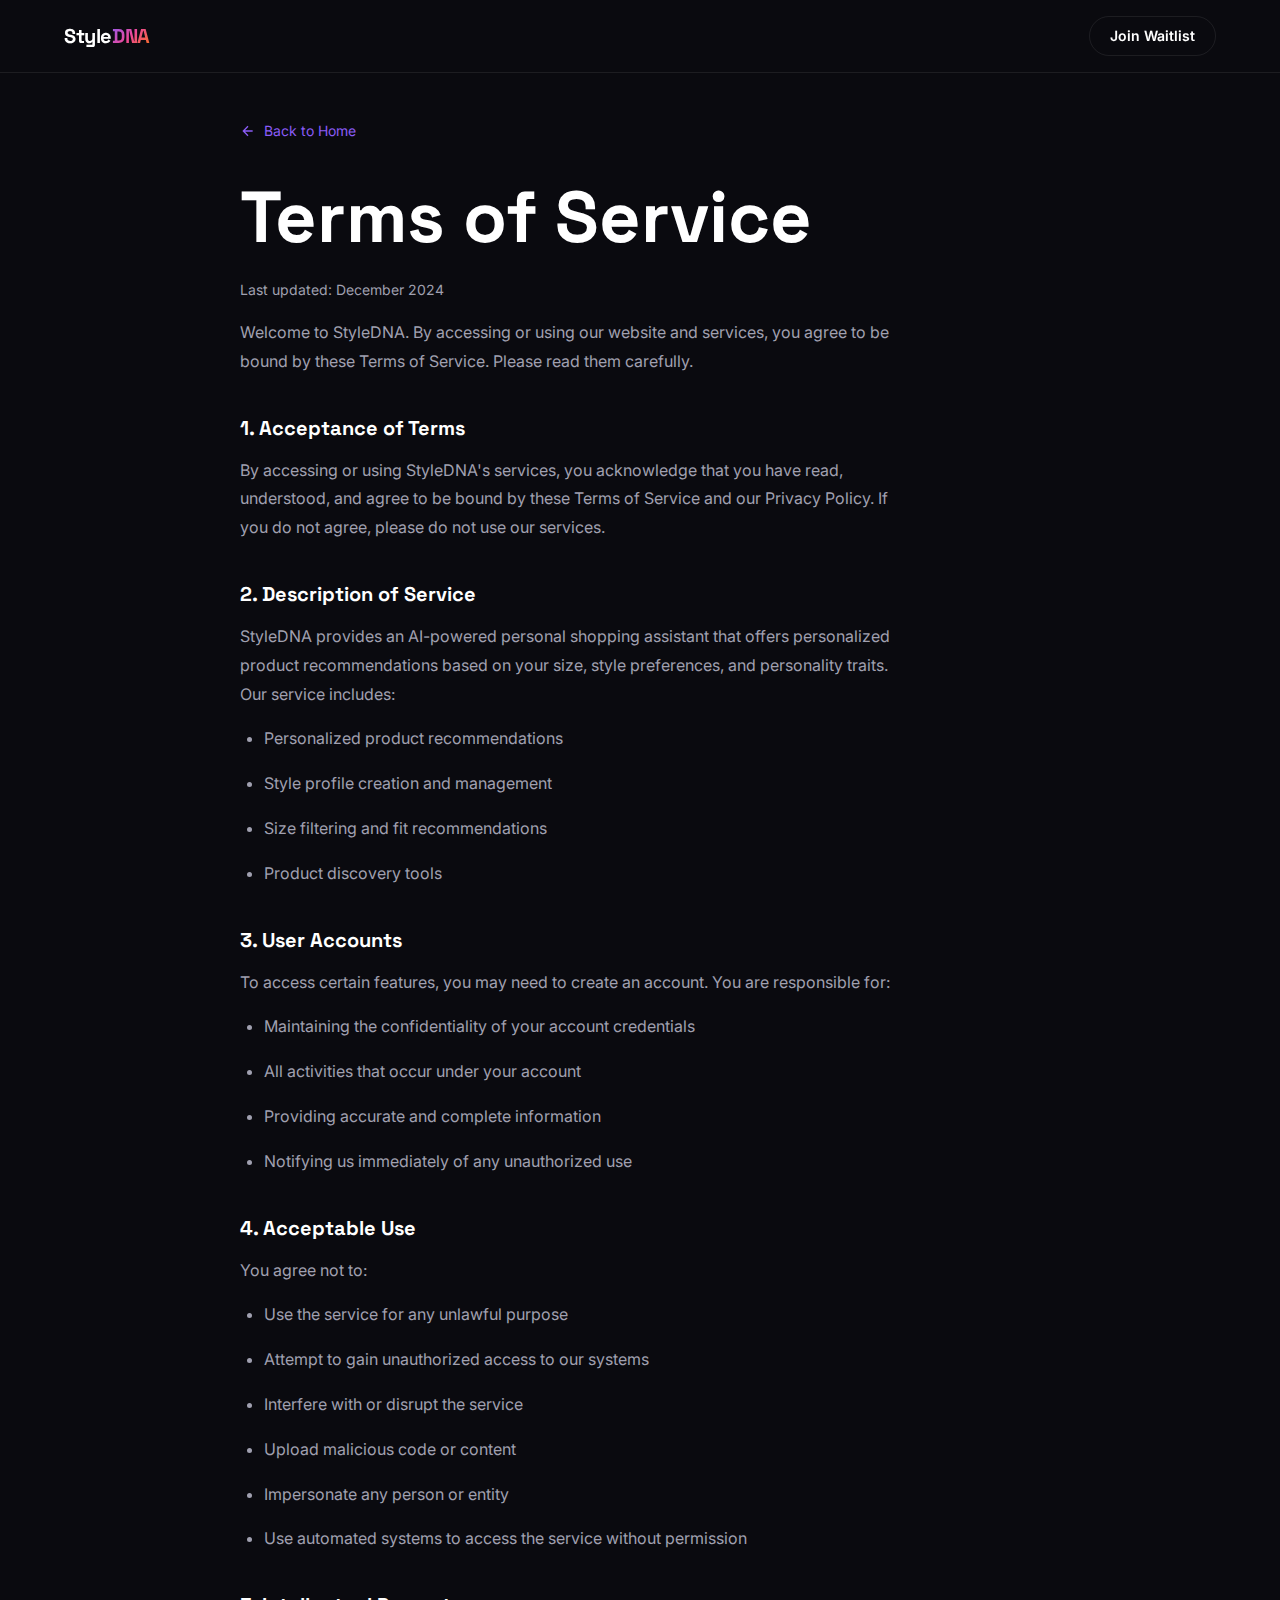
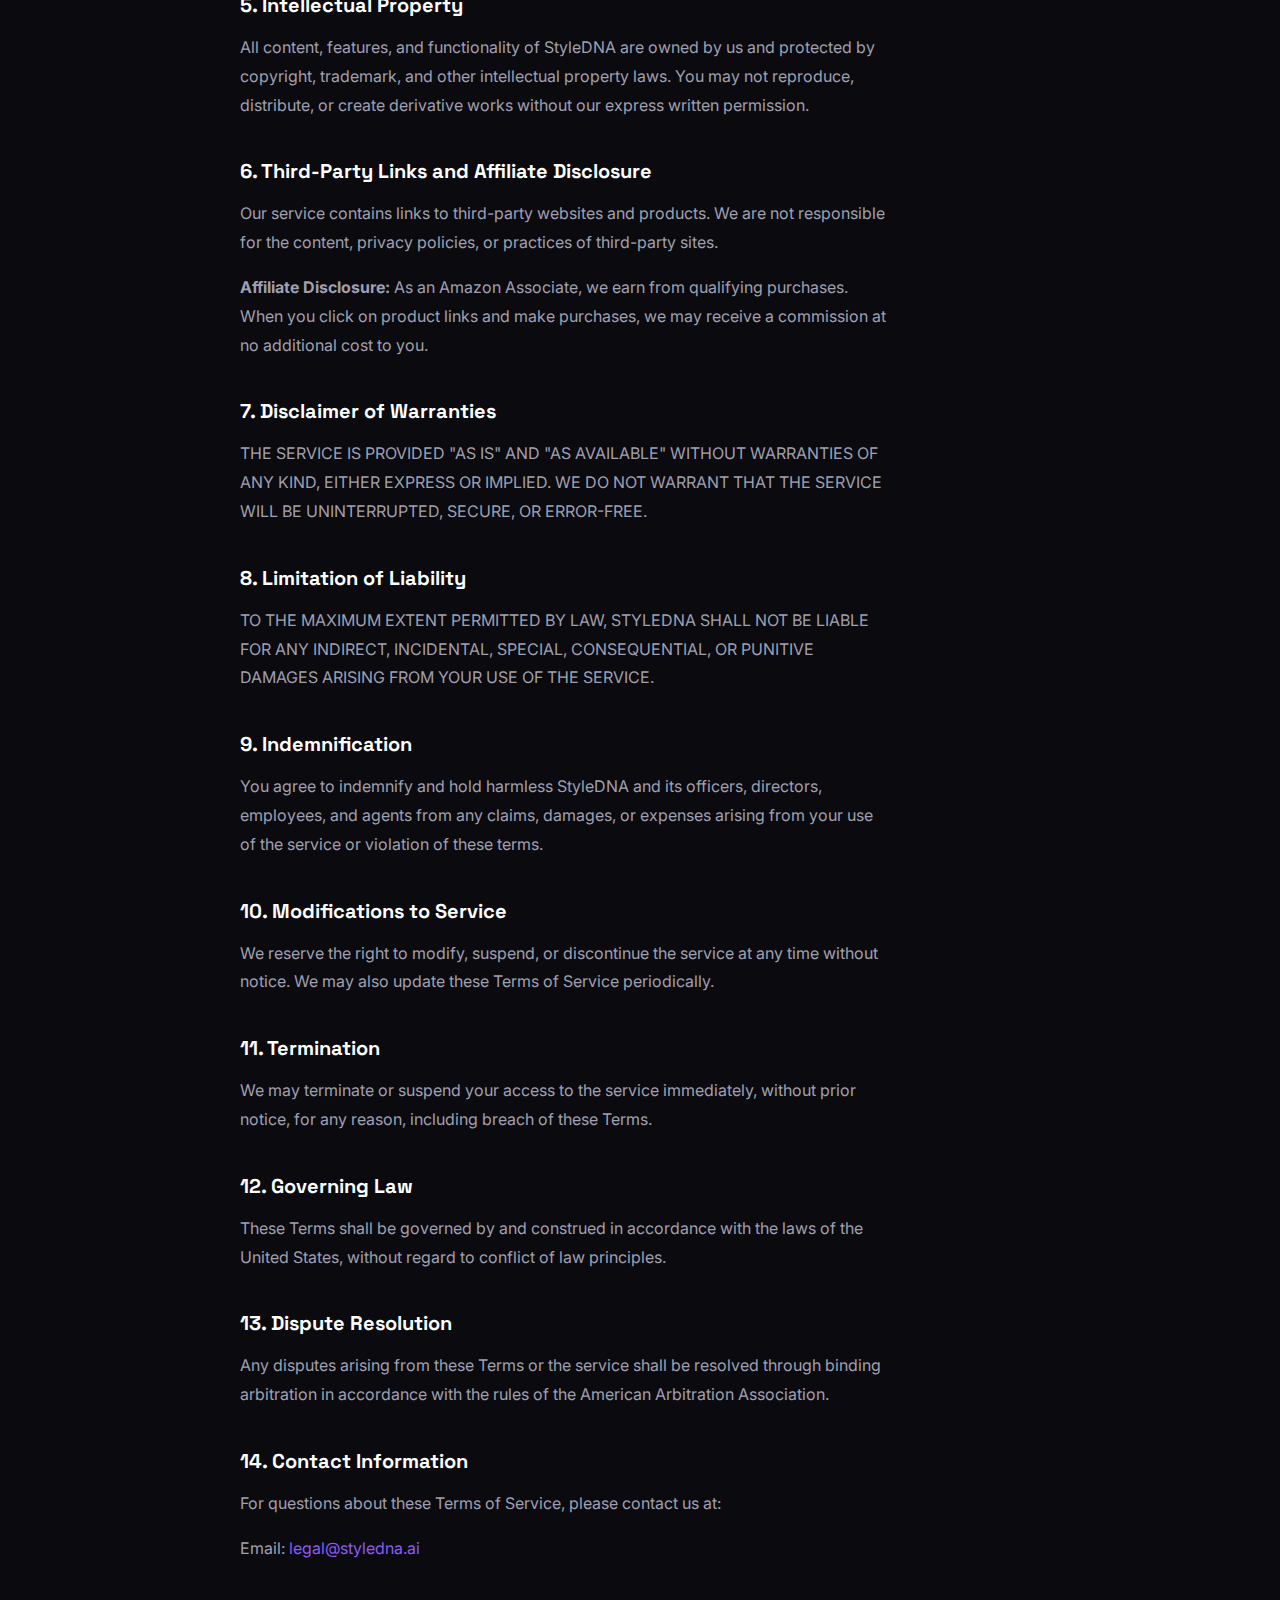
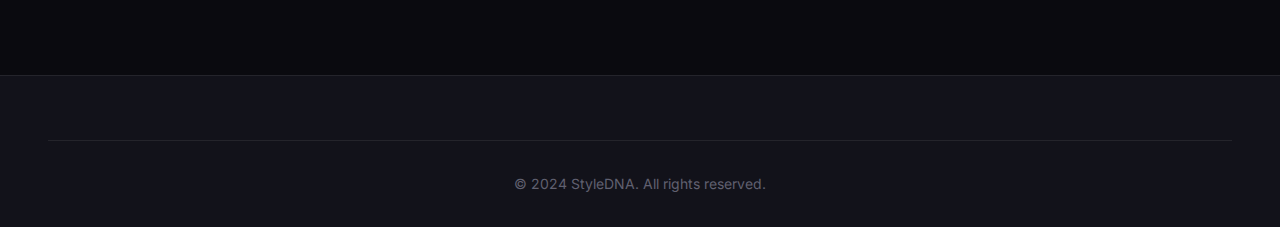
<file: terms.html>
<!DOCTYPE html>
<html lang="en">
<head>
    <meta charset="UTF-8">
    <meta name="viewport" content="width=device-width, initial-scale=1.0">
    <title>Terms of Service - StyleDNA</title>
    <meta name="description" content="StyleDNA Terms of Service - Read our terms and conditions for using our service.">
    <meta name="robots" content="noindex, follow">

    <link rel="icon" type="image/svg+xml" href="assets/favicon.svg">
    <link rel="preconnect" href="https://fonts.googleapis.com">
    <link rel="preconnect" href="https://fonts.gstatic.com" crossorigin>
    <link href="https://fonts.googleapis.com/css2?family=Inter:wght@400;500;600&family=Space+Grotesk:wght@500;600;700&display=swap" rel="stylesheet">

    <link rel="stylesheet" href="css/styles.css">
    <link rel="stylesheet" href="css/responsive.css">

    <style>
        .legal-page {
            padding-top: 120px;
            padding-bottom: var(--space-24);
            min-height: 100vh;
        }
        .legal-content {
            max-width: 800px;
            margin: 0 auto;
        }
        .legal-content h1 {
            margin-bottom: var(--space-4);
        }
        .legal-meta {
            color: var(--text-tertiary);
            font-size: var(--text-sm);
            margin-bottom: var(--space-12);
        }
        .legal-content h2 {
            font-size: var(--text-xl);
            margin-top: var(--space-10);
            margin-bottom: var(--space-4);
        }
        .legal-content p,
        .legal-content li {
            color: var(--text-secondary);
            margin-bottom: var(--space-4);
            line-height: 1.8;
        }
        .legal-content ul {
            list-style: disc;
            padding-left: var(--space-6);
            margin-bottom: var(--space-6);
        }
        .legal-content a {
            color: var(--accent-primary);
        }
        .back-link {
            display: inline-flex;
            align-items: center;
            gap: var(--space-2);
            color: var(--text-secondary);
            margin-bottom: var(--space-8);
            font-size: var(--text-sm);
        }
        .back-link:hover {
            color: var(--accent-primary);
        }
        .back-link svg {
            width: 16px;
            height: 16px;
        }
    </style>
</head>
<body>
    <nav class="nav nav-scrolled" id="nav">
        <div class="nav-container">
            <a href="/" class="logo">Style<span>DNA</span></a>
            <a href="/#waitlist" class="nav-cta">Join Waitlist</a>
        </div>
    </nav>

    <main class="legal-page">
        <div class="container">
            <div class="legal-content">
                <a href="/" class="back-link">
                    <svg viewBox="0 0 24 24" fill="none" stroke="currentColor" stroke-width="2">
                        <path d="M19 12H5M12 19l-7-7 7-7"/>
                    </svg>
                    Back to Home
                </a>

                <h1>Terms of Service</h1>
                <p class="legal-meta">Last updated: December 2024</p>

                <p>Welcome to StyleDNA. By accessing or using our website and services, you agree to be bound by these Terms of Service. Please read them carefully.</p>

                <h2>1. Acceptance of Terms</h2>
                <p>By accessing or using StyleDNA's services, you acknowledge that you have read, understood, and agree to be bound by these Terms of Service and our Privacy Policy. If you do not agree, please do not use our services.</p>

                <h2>2. Description of Service</h2>
                <p>StyleDNA provides an AI-powered personal shopping assistant that offers personalized product recommendations based on your size, style preferences, and personality traits. Our service includes:</p>
                <ul>
                    <li>Personalized product recommendations</li>
                    <li>Style profile creation and management</li>
                    <li>Size filtering and fit recommendations</li>
                    <li>Product discovery tools</li>
                </ul>

                <h2>3. User Accounts</h2>
                <p>To access certain features, you may need to create an account. You are responsible for:</p>
                <ul>
                    <li>Maintaining the confidentiality of your account credentials</li>
                    <li>All activities that occur under your account</li>
                    <li>Providing accurate and complete information</li>
                    <li>Notifying us immediately of any unauthorized use</li>
                </ul>

                <h2>4. Acceptable Use</h2>
                <p>You agree not to:</p>
                <ul>
                    <li>Use the service for any unlawful purpose</li>
                    <li>Attempt to gain unauthorized access to our systems</li>
                    <li>Interfere with or disrupt the service</li>
                    <li>Upload malicious code or content</li>
                    <li>Impersonate any person or entity</li>
                    <li>Use automated systems to access the service without permission</li>
                </ul>

                <h2>5. Intellectual Property</h2>
                <p>All content, features, and functionality of StyleDNA are owned by us and protected by copyright, trademark, and other intellectual property laws. You may not reproduce, distribute, or create derivative works without our express written permission.</p>

                <h2>6. Third-Party Links and Affiliate Disclosure</h2>
                <p>Our service contains links to third-party websites and products. We are not responsible for the content, privacy policies, or practices of third-party sites.</p>
                <p><strong>Affiliate Disclosure:</strong> As an Amazon Associate, we earn from qualifying purchases. When you click on product links and make purchases, we may receive a commission at no additional cost to you.</p>

                <h2>7. Disclaimer of Warranties</h2>
                <p>THE SERVICE IS PROVIDED "AS IS" AND "AS AVAILABLE" WITHOUT WARRANTIES OF ANY KIND, EITHER EXPRESS OR IMPLIED. WE DO NOT WARRANT THAT THE SERVICE WILL BE UNINTERRUPTED, SECURE, OR ERROR-FREE.</p>

                <h2>8. Limitation of Liability</h2>
                <p>TO THE MAXIMUM EXTENT PERMITTED BY LAW, STYLEDNA SHALL NOT BE LIABLE FOR ANY INDIRECT, INCIDENTAL, SPECIAL, CONSEQUENTIAL, OR PUNITIVE DAMAGES ARISING FROM YOUR USE OF THE SERVICE.</p>

                <h2>9. Indemnification</h2>
                <p>You agree to indemnify and hold harmless StyleDNA and its officers, directors, employees, and agents from any claims, damages, or expenses arising from your use of the service or violation of these terms.</p>

                <h2>10. Modifications to Service</h2>
                <p>We reserve the right to modify, suspend, or discontinue the service at any time without notice. We may also update these Terms of Service periodically.</p>

                <h2>11. Termination</h2>
                <p>We may terminate or suspend your access to the service immediately, without prior notice, for any reason, including breach of these Terms.</p>

                <h2>12. Governing Law</h2>
                <p>These Terms shall be governed by and construed in accordance with the laws of the United States, without regard to conflict of law principles.</p>

                <h2>13. Dispute Resolution</h2>
                <p>Any disputes arising from these Terms or the service shall be resolved through binding arbitration in accordance with the rules of the American Arbitration Association.</p>

                <h2>14. Contact Information</h2>
                <p>For questions about these Terms of Service, please contact us at:</p>
                <p>Email: <a href="mailto:legal@styledna.ai">legal@styledna.ai</a></p>
            </div>
        </div>
    </main>

    <footer class="footer">
        <div class="container">
            <div class="footer-bottom">
                <p class="footer-copyright">&copy; 2024 StyleDNA. All rights reserved.</p>
            </div>
        </div>
    </footer>
</body>
</html>
</file>
<file: css/responsive.css>
/* ===== RESPONSIVE BREAKPOINTS ===== */
/* Mobile First Approach */

/* Small devices (phones, 640px and up) */
@media (min-width: 640px) {
    .container {
        padding: 0 var(--space-8);
    }

    .form-group {
        flex-direction: row;
    }
}

/* Medium devices (tablets, 768px and up) */
@media (min-width: 768px) {
    section {
        padding: var(--space-32) 0;
    }

    .hero-headline {
        font-size: var(--text-6xl);
    }

    .pain-grid {
        grid-template-columns: repeat(2, 1fr);
    }

    .steps-container {
        grid-template-columns: repeat(2, 1fr);
    }

    .features-grid {
        grid-template-columns: repeat(2, 1fr);
    }

    .feature-card:first-child {
        grid-column: span 2;
    }

    .footer-grid {
        grid-template-columns: 2fr repeat(2, 1fr);
    }
}

/* Large devices (desktops, 1024px and up) */
@media (min-width: 1024px) {
    .container {
        padding: 0 var(--space-12);
    }

    .hero {
        min-height: 100vh;
    }

    .hero-headline {
        font-size: var(--text-7xl);
    }

    .solution-content {
        grid-template-columns: 1fr 1fr;
    }

    .steps-container {
        grid-template-columns: repeat(4, 1fr);
    }

    .steps-line {
        display: block;
    }

    .pain-grid {
        grid-template-columns: repeat(4, 1fr);
    }

    .features-grid {
        grid-template-columns: repeat(3, 1fr);
    }

    .footer-grid {
        grid-template-columns: 2fr repeat(3, 1fr);
    }
}

/* Extra large devices (1280px and up) */
@media (min-width: 1280px) {
    .container {
        max-width: 1280px;
    }
}

/* ===== MOBILE SPECIFIC (max-width) ===== */
@media (max-width: 1023px) {
    .solution-content {
        grid-template-columns: 1fr;
        text-align: center;
    }

    .solution-text {
        max-width: 100%;
        margin: 0 auto;
    }

    .solution-visual {
        order: -1;
        margin-bottom: var(--space-12);
    }

    .dna-visualization {
        max-width: 300px;
    }

    .steps-line {
        display: none;
    }
}

@media (max-width: 767px) {
    /* Navigation */
    .nav-container {
        padding: var(--space-4);
    }

    .nav-cta {
        padding: var(--space-2) var(--space-4);
        font-size: var(--text-xs);
    }

    /* Hero */
    .hero {
        padding-top: 100px;
        min-height: auto;
        padding-bottom: var(--space-16);
    }

    .hero-content {
        padding: 0 var(--space-4);
    }

    .hero-tag {
        font-size: 0.65rem;
        padding: var(--space-1) var(--space-3);
    }

    .hero-headline {
        font-size: clamp(2rem, 10vw, 3rem);
    }

    .hero-subheadline {
        font-size: var(--text-base);
    }

    .scroll-indicator {
        display: none;
    }

    /* Forms */
    .form-group {
        flex-direction: column;
        padding: var(--space-3);
    }

    .form-input {
        padding: var(--space-3);
        text-align: center;
    }

    .form-group .btn {
        width: 100%;
    }

    /* Pain Cards */
    .pain-grid {
        grid-template-columns: 1fr;
        gap: var(--space-4);
    }

    .pain-card {
        padding: var(--space-6);
    }

    /* Steps */
    .steps-container {
        grid-template-columns: 1fr;
        gap: var(--space-8);
    }

    .step-card {
        display: flex;
        flex-direction: column;
        align-items: center;
    }

    /* Comparison */
    .comparison-table {
        grid-template-columns: 1fr;
    }

    .comparison-column:first-child {
        display: none;
    }

    .comparison-column:last-child .comparison-header {
        font-size: var(--text-base);
    }

    .comparison-row {
        font-size: var(--text-sm);
    }

    /* Features */
    .features-grid {
        grid-template-columns: 1fr;
    }

    .feature-card:first-child {
        grid-column: span 1;
    }

    .feature-card {
        padding: var(--space-6);
    }

    /* Social Proof */
    .counter-number {
        font-size: 4rem;
    }

    .trust-badges {
        gap: var(--space-6);
    }

    .trust-badge {
        flex-direction: column;
        text-align: center;
    }

    /* CTA */
    .cta-content {
        padding: 0 var(--space-4);
    }

    /* Footer */
    .footer-grid {
        grid-template-columns: 1fr;
        text-align: center;
        gap: var(--space-8);
    }

    .footer-brand {
        max-width: 100%;
    }

    .footer-bottom {
        flex-direction: column;
        gap: var(--space-4);
    }

    /* Cookie Banner */
    .cookie-content {
        flex-direction: column;
        text-align: center;
    }

    .cookie-actions {
        width: 100%;
        justify-content: center;
    }
}

/* ===== VERY SMALL SCREENS ===== */
@media (max-width: 374px) {
    .hero-headline {
        font-size: 1.75rem;
    }

    .section-title {
        font-size: 1.5rem;
    }

    .btn {
        padding: var(--space-3) var(--space-4);
        font-size: var(--text-sm);
    }
}

/* ===== LANDSCAPE PHONES ===== */
@media (max-height: 500px) and (orientation: landscape) {
    .hero {
        min-height: auto;
        padding: var(--space-24) 0;
    }

    .scroll-indicator {
        display: none;
    }
}

/* ===== TABLET PORTRAIT ===== */
@media (min-width: 768px) and (max-width: 1023px) and (orientation: portrait) {
    .hero {
        min-height: 80vh;
    }

    .solution-visual {
        margin-bottom: var(--space-8);
    }

    .dna-visualization {
        max-width: 350px;
    }
}

/* ===== REDUCED MOTION ===== */
@media (prefers-reduced-motion: reduce) {
    *,
    *::before,
    *::after {
        animation-duration: 0.01ms !important;
        animation-iteration-count: 1 !important;
        transition-duration: 0.01ms !important;
        scroll-behavior: auto !important;
    }

    .hero-content > * {
        animation: none;
        opacity: 1;
    }

    .hero-orb {
        animation: none;
    }

    .dna-ring-1,
    .dna-ring-2,
    .dna-ring-3 {
        animation: none;
    }

    .scroll-indicator {
        animation: none;
        opacity: 1;
    }

    .animate-on-scroll {
        opacity: 1;
        transform: none;
    }
}

/* ===== HIGH CONTRAST ===== */
@media (prefers-contrast: high) {
    :root {
        --text-secondary: #d0d0e0;
        --text-tertiary: #909090;
        --glass-border: rgba(255, 255, 255, 0.2);
    }

    .btn-primary {
        border: 2px solid white;
    }

    .btn-secondary {
        border: 2px solid var(--text-primary);
    }

    .form-group {
        border: 2px solid var(--text-tertiary);
    }

    .pain-card,
    .feature-card {
        border: 2px solid var(--glass-border);
    }
}

/* ===== DARK MODE (explicit - default is already dark) ===== */
@media (prefers-color-scheme: dark) {
    :root {
        /* Already dark mode by default - no changes needed */
    }
}

/* ===== LIGHT MODE OVERRIDE (if needed in future) ===== */
@media (prefers-color-scheme: light) {
    /* Keeping dark mode for brand consistency */
    /* Uncomment below to enable light mode */
    /*
    :root {
        --bg-primary: #ffffff;
        --bg-secondary: #f8f9fa;
        --bg-tertiary: #e9ecef;
        --text-primary: #0a0a0f;
        --text-secondary: #495057;
        --text-tertiary: #868e96;
        --glass-bg: rgba(0, 0, 0, 0.02);
        --glass-border: rgba(0, 0, 0, 0.08);
    }
    */
}

/* ===== PRINT STYLES ===== */
@media print {
    .nav,
    .scroll-indicator,
    .cookie-banner,
    .hero-bg,
    .hero-orb {
        display: none !important;
    }

    body {
        background: white;
        color: black;
    }

    .hero {
        min-height: auto;
        padding: 2cm 0;
    }

    section {
        padding: 1cm 0;
        page-break-inside: avoid;
    }

    a {
        color: black;
        text-decoration: underline;
    }

    .btn {
        border: 1px solid black;
        background: transparent;
        color: black;
    }
}

/* ===== HOVER MEDIA QUERY (touch vs mouse) ===== */
@media (hover: hover) {
    /* These styles only apply on devices with hover capability */
    .pain-card:hover,
    .feature-card:hover {
        transform: translateY(-5px);
    }

    .nav-cta:hover {
        background: var(--accent-primary);
    }
}

@media (hover: none) {
    /* Touch devices - remove hover effects that don't work well */
    .pain-card:active,
    .feature-card:active {
        transform: translateY(-2px);
    }
}

/* ===== SAFE AREA INSETS (for notched phones) ===== */
@supports (padding: max(0px)) {
    .nav {
        padding-left: max(var(--space-4), env(safe-area-inset-left));
        padding-right: max(var(--space-4), env(safe-area-inset-right));
    }

    .footer {
        padding-bottom: max(var(--space-8), env(safe-area-inset-bottom));
    }

    .cookie-banner {
        padding-bottom: max(var(--space-4), env(safe-area-inset-bottom));
    }
}
</file>
<file: css/styles.css>
/* ===== CSS RESET & BASE ===== */
*, *::before, *::after {
    box-sizing: border-box;
    margin: 0;
    padding: 0;
}

html {
    scroll-behavior: smooth;
    -webkit-font-smoothing: antialiased;
    -moz-osx-font-smoothing: grayscale;
}

body {
    font-family: var(--font-body);
    font-size: var(--text-base);
    line-height: 1.6;
    color: var(--text-secondary);
    background-color: var(--bg-primary);
    overflow-x: hidden;
}

/* ===== CSS VARIABLES ===== */
:root {
    /* Colors - Primary Background */
    --bg-primary: #0a0a0f;
    --bg-secondary: #12121a;
    --bg-tertiary: #1a1a25;

    /* Text Colors */
    --text-primary: #ffffff;
    --text-secondary: #a0a0b0;
    --text-tertiary: #606070;

    /* Accent Colors - Electric Violet */
    --accent-primary: #8b5cf6;
    --accent-light: #a78bfa;
    --accent-glow: rgba(139, 92, 246, 0.3);
    --accent-secondary: #ec4899;

    /* Gradient */
    --gradient-main: linear-gradient(135deg, #8b5cf6 0%, #ec4899 50%, #f97316 100%);
    --gradient-subtle: linear-gradient(135deg, rgba(139, 92, 246, 0.1) 0%, rgba(236, 72, 153, 0.05) 100%);
    --gradient-radial: radial-gradient(ellipse at center, rgba(139, 92, 246, 0.15) 0%, transparent 70%);

    /* Typography */
    --font-display: 'Space Grotesk', -apple-system, BlinkMacSystemFont, sans-serif;
    --font-body: 'Inter', -apple-system, BlinkMacSystemFont, sans-serif;

    /* Type Scale */
    --text-xs: 0.75rem;
    --text-sm: 0.875rem;
    --text-base: 1rem;
    --text-lg: 1.125rem;
    --text-xl: 1.25rem;
    --text-2xl: 1.5rem;
    --text-3xl: 1.875rem;
    --text-4xl: 2.25rem;
    --text-5xl: 3rem;
    --text-6xl: 3.75rem;
    --text-7xl: 4.5rem;

    /* Spacing */
    --space-1: 0.25rem;
    --space-2: 0.5rem;
    --space-3: 0.75rem;
    --space-4: 1rem;
    --space-5: 1.25rem;
    --space-6: 1.5rem;
    --space-8: 2rem;
    --space-10: 2.5rem;
    --space-12: 3rem;
    --space-16: 4rem;
    --space-20: 5rem;
    --space-24: 6rem;
    --space-32: 8rem;

    /* Border Radius */
    --radius-sm: 0.375rem;
    --radius-md: 0.5rem;
    --radius-lg: 0.75rem;
    --radius-xl: 1rem;
    --radius-full: 9999px;

    /* Shadows */
    --shadow-sm: 0 1px 2px rgba(0, 0, 0, 0.3);
    --shadow-md: 0 4px 6px rgba(0, 0, 0, 0.4);
    --shadow-lg: 0 10px 15px rgba(0, 0, 0, 0.5);
    --shadow-xl: 0 20px 25px rgba(0, 0, 0, 0.6);

    /* Glow Effects */
    --glow-accent: 0 0 20px var(--accent-glow), 0 0 40px var(--accent-glow);
    --glow-soft: 0 0 60px rgba(139, 92, 246, 0.15);

    /* Glass Effect */
    --glass-bg: rgba(255, 255, 255, 0.03);
    --glass-border: rgba(255, 255, 255, 0.08);

    /* Animation Timing */
    --ease-out-expo: cubic-bezier(0.16, 1, 0.3, 1);
    --ease-out-quart: cubic-bezier(0.25, 1, 0.5, 1);
    --ease-in-out: cubic-bezier(0.4, 0, 0.2, 1);

    --duration-fast: 150ms;
    --duration-normal: 300ms;
    --duration-slow: 500ms;
    --duration-slower: 700ms;
}

/* ===== TYPOGRAPHY ===== */
h1, h2, h3, h4, h5, h6 {
    font-family: var(--font-display);
    font-weight: 700;
    color: var(--text-primary);
    line-height: 1.2;
}

h1 { font-size: clamp(2.5rem, 8vw, 4.5rem); }
h2 { font-size: clamp(2rem, 5vw, 3rem); }
h3 { font-size: clamp(1.5rem, 3vw, 2rem); }
h4 { font-size: var(--text-xl); }

p {
    max-width: 65ch;
}

a {
    color: var(--accent-primary);
    text-decoration: none;
    transition: color var(--duration-fast) var(--ease-out-expo);
}

a:hover {
    color: var(--accent-light);
}

/* ===== LAYOUT ===== */
.container {
    width: 100%;
    max-width: 1200px;
    margin: 0 auto;
    padding: 0 var(--space-6);
}

section {
    padding: var(--space-24) 0;
    position: relative;
}

/* ===== NAVIGATION ===== */
.nav {
    position: fixed;
    top: 0;
    left: 0;
    right: 0;
    z-index: 1000;
    padding: var(--space-4) 0;
    transition: all var(--duration-normal) var(--ease-out-expo);
}

.nav-scrolled {
    background: rgba(10, 10, 15, 0.85);
    backdrop-filter: blur(20px);
    -webkit-backdrop-filter: blur(20px);
    border-bottom: 1px solid var(--glass-border);
}

.nav-container {
    display: flex;
    align-items: center;
    justify-content: space-between;
    max-width: 1200px;
    margin: 0 auto;
    padding: 0 var(--space-6);
}

.logo {
    font-family: var(--font-display);
    font-size: var(--text-xl);
    font-weight: 700;
    color: var(--text-primary);
    text-decoration: none;
    letter-spacing: -0.02em;
}

.logo span {
    background: var(--gradient-main);
    -webkit-background-clip: text;
    -webkit-text-fill-color: transparent;
    background-clip: text;
}

.nav-cta {
    padding: var(--space-2) var(--space-5);
    font-family: var(--font-body);
    font-size: var(--text-sm);
    font-weight: 600;
    color: var(--text-primary);
    background: transparent;
    border: 1px solid var(--glass-border);
    border-radius: var(--radius-full);
    text-decoration: none;
    transition: all var(--duration-normal) var(--ease-out-expo);
}

.nav-cta:hover {
    background: var(--accent-primary);
    border-color: var(--accent-primary);
    color: white;
    box-shadow: var(--glow-accent);
}

/* ===== HERO SECTION ===== */
.hero {
    min-height: 100vh;
    display: flex;
    align-items: center;
    justify-content: center;
    text-align: center;
    padding-top: 80px;
    position: relative;
    overflow: hidden;
}

.hero-bg {
    position: absolute;
    inset: 0;
    z-index: -1;
}

.hero-gradient {
    position: absolute;
    top: 50%;
    left: 50%;
    transform: translate(-50%, -50%);
    width: 150%;
    height: 150%;
    background: var(--gradient-radial);
    opacity: 0.5;
}

.hero-orb {
    position: absolute;
    border-radius: 50%;
    filter: blur(80px);
    opacity: 0.4;
}

.hero-orb-1 {
    width: 600px;
    height: 600px;
    background: var(--accent-primary);
    top: -200px;
    right: -200px;
}

.hero-orb-2 {
    width: 400px;
    height: 400px;
    background: var(--accent-secondary);
    bottom: -100px;
    left: -100px;
}

.hero-orb-3 {
    width: 300px;
    height: 300px;
    background: #f97316;
    bottom: 20%;
    right: 10%;
}

.hero-content {
    position: relative;
    z-index: 1;
    max-width: 800px;
    padding: 0 var(--space-6);
}

.hero-tag {
    display: inline-flex;
    align-items: center;
    gap: var(--space-2);
    padding: var(--space-2) var(--space-4);
    font-size: var(--text-xs);
    font-weight: 600;
    letter-spacing: 0.1em;
    text-transform: uppercase;
    color: var(--accent-light);
    background: rgba(139, 92, 246, 0.1);
    border: 1px solid rgba(139, 92, 246, 0.2);
    border-radius: var(--radius-full);
    margin-bottom: var(--space-6);
}

.hero-tag::before {
    content: '';
    width: 6px;
    height: 6px;
    background: var(--accent-primary);
    border-radius: 50%;
    box-shadow: 0 0 10px var(--accent-primary);
}

.hero-headline {
    font-size: clamp(2.5rem, 8vw, 4.5rem);
    font-weight: 700;
    line-height: 1.1;
    margin-bottom: var(--space-6);
    letter-spacing: -0.03em;
}

.hero-headline .gradient-text {
    background: var(--gradient-main);
    -webkit-background-clip: text;
    -webkit-text-fill-color: transparent;
    background-clip: text;
}

.hero-subheadline {
    font-size: var(--text-lg);
    color: var(--text-secondary);
    margin-bottom: var(--space-10);
    max-width: 600px;
    margin-left: auto;
    margin-right: auto;
}

.hero-form {
    margin-bottom: var(--space-6);
}

.hero-proof {
    display: flex;
    flex-direction: column;
    align-items: center;
    gap: var(--space-2);
    color: var(--text-tertiary);
    font-size: var(--text-sm);
}

.hero-proof-count {
    color: var(--text-secondary);
    font-weight: 500;
}

.hero-proof-benefit {
    display: flex;
    align-items: center;
    gap: var(--space-2);
}

.hero-proof-benefit svg {
    width: 16px;
    height: 16px;
    color: var(--accent-primary);
}

.scroll-indicator {
    position: absolute;
    bottom: var(--space-8);
    left: 50%;
    transform: translateX(-50%);
    display: flex;
    flex-direction: column;
    align-items: center;
    gap: var(--space-2);
    color: var(--text-tertiary);
    font-size: var(--text-xs);
    text-transform: uppercase;
    letter-spacing: 0.1em;
}

.scroll-indicator svg {
    width: 24px;
    height: 24px;
}

/* ===== BUTTONS ===== */
.btn {
    display: inline-flex;
    align-items: center;
    justify-content: center;
    padding: var(--space-4) var(--space-8);
    font-family: var(--font-body);
    font-size: var(--text-base);
    font-weight: 600;
    text-decoration: none;
    border-radius: var(--radius-sm);
    cursor: pointer;
    transition: all var(--duration-normal) var(--ease-out-expo);
    position: relative;
    overflow: hidden;
}

.btn-primary {
    background: var(--accent-primary);
    color: white;
    border: none;
    box-shadow: 0 0 20px var(--accent-glow);
}

.btn-primary:hover {
    background: var(--accent-light);
    transform: translateY(-2px);
    box-shadow: 0 0 30px var(--accent-glow), 0 10px 20px rgba(0,0,0,0.3);
    color: white;
}

.btn-secondary {
    background: transparent;
    color: var(--text-primary);
    border: 1px solid var(--glass-border);
}

.btn-secondary:hover {
    background: var(--glass-bg);
    border-color: var(--accent-primary);
    color: var(--text-primary);
}

/* ===== FORMS ===== */
.form-group {
    display: flex;
    gap: var(--space-3);
    max-width: 480px;
    margin: 0 auto;
    background: var(--bg-secondary);
    border: 1px solid var(--glass-border);
    border-radius: var(--radius-lg);
    padding: var(--space-2);
}

.form-input {
    flex: 1;
    padding: var(--space-4);
    font-family: var(--font-body);
    font-size: var(--text-base);
    color: var(--text-primary);
    background: transparent;
    border: none;
    outline: none;
}

.form-input::placeholder {
    color: var(--text-tertiary);
}

.form-group .btn {
    flex-shrink: 0;
}

.form-group:focus-within {
    border-color: var(--accent-primary);
    box-shadow: 0 0 0 3px var(--accent-glow);
}

.error-message {
    color: #ef4444;
    font-size: var(--text-sm);
    margin-top: var(--space-2);
    text-align: center;
}

.success-message {
    display: flex;
    align-items: center;
    justify-content: center;
    gap: var(--space-3);
    padding: var(--space-4);
    color: #10b981;
    font-weight: 500;
}

.success-message svg {
    width: 24px;
    height: 24px;
}

/* ===== PROBLEM SECTION ===== */
.problem {
    background: var(--bg-secondary);
}

.section-header {
    text-align: center;
    margin-bottom: var(--space-16);
}

.section-tag {
    display: inline-block;
    padding: var(--space-2) var(--space-4);
    font-size: var(--text-xs);
    font-weight: 600;
    letter-spacing: 0.1em;
    text-transform: uppercase;
    color: var(--accent-light);
    background: rgba(139, 92, 246, 0.1);
    border-radius: var(--radius-full);
    margin-bottom: var(--space-4);
}

.section-title {
    margin-bottom: var(--space-4);
}

.section-subtitle {
    color: var(--text-secondary);
    font-size: var(--text-lg);
    max-width: 600px;
    margin: 0 auto;
}

.pain-grid {
    display: grid;
    grid-template-columns: repeat(auto-fit, minmax(250px, 1fr));
    gap: var(--space-6);
    margin-bottom: var(--space-12);
}

.pain-card {
    background: var(--glass-bg);
    border: 1px solid var(--glass-border);
    border-radius: var(--radius-lg);
    padding: var(--space-8);
    text-align: center;
    transition: all var(--duration-normal) var(--ease-out-expo);
}

.pain-card:hover {
    transform: translateY(-5px);
    border-color: var(--accent-primary);
    box-shadow: 0 20px 40px rgba(0,0,0,0.3), 0 0 30px var(--accent-glow);
}

.pain-icon {
    font-size: 2.5rem;
    margin-bottom: var(--space-4);
}

.pain-quote {
    font-size: var(--text-lg);
    font-weight: 500;
    color: var(--text-primary);
    margin-bottom: var(--space-2);
}

.pain-subtext {
    color: var(--text-tertiary);
    font-size: var(--text-sm);
}

.problem-summary {
    text-align: center;
    font-size: var(--text-xl);
    color: var(--text-secondary);
    max-width: 700px;
    margin: 0 auto;
}

.problem-summary strong {
    color: var(--text-primary);
}

/* ===== SOLUTION SECTION ===== */
.solution {
    position: relative;
    overflow: hidden;
}

.solution-content {
    display: grid;
    grid-template-columns: 1fr 1fr;
    gap: var(--space-16);
    align-items: center;
}

.solution-text {
    max-width: 500px;
}

.solution-headline {
    margin-bottom: var(--space-6);
}

.solution-description {
    font-size: var(--text-lg);
    color: var(--text-secondary);
    margin-bottom: var(--space-6);
}

.solution-tagline {
    font-size: var(--text-xl);
    font-weight: 600;
    color: var(--accent-light);
}

.solution-visual {
    position: relative;
    display: flex;
    justify-content: center;
    align-items: center;
}

.dna-visualization {
    width: 100%;
    max-width: 400px;
    aspect-ratio: 1;
    position: relative;
    display: flex;
    justify-content: center;
    align-items: center;
}

.dna-core {
    width: 120px;
    height: 120px;
    background: var(--gradient-main);
    border-radius: 50%;
    position: relative;
    box-shadow: var(--glow-accent);
}

.dna-ring {
    position: absolute;
    border: 2px solid rgba(139, 92, 246, 0.3);
    border-radius: 50%;
}

.dna-ring-1 {
    width: 180px;
    height: 180px;
    top: 50%;
    left: 50%;
    transform: translate(-50%, -50%);
}

.dna-ring-2 {
    width: 250px;
    height: 250px;
    top: 50%;
    left: 50%;
    transform: translate(-50%, -50%);
    border-color: rgba(236, 72, 153, 0.2);
}

.dna-ring-3 {
    width: 320px;
    height: 320px;
    top: 50%;
    left: 50%;
    transform: translate(-50%, -50%);
    border-color: rgba(249, 115, 22, 0.15);
}

.dna-tags {
    position: absolute;
    inset: 0;
}

.dna-tag {
    position: absolute;
    padding: var(--space-2) var(--space-4);
    font-size: var(--text-sm);
    font-weight: 500;
    color: var(--text-primary);
    background: var(--bg-secondary);
    border: 1px solid var(--glass-border);
    border-radius: var(--radius-full);
    white-space: nowrap;
}

.dna-tag-1 { top: 10%; left: 60%; }
.dna-tag-2 { top: 30%; left: 85%; }
.dna-tag-3 { top: 60%; left: 80%; }
.dna-tag-4 { top: 80%; left: 55%; }
.dna-tag-5 { top: 70%; left: 10%; }
.dna-tag-6 { top: 40%; left: 0%; }

/* ===== HOW IT WORKS SECTION ===== */
.how-it-works {
    background: var(--bg-secondary);
}

.steps-container {
    display: grid;
    grid-template-columns: repeat(4, 1fr);
    gap: var(--space-8);
    position: relative;
}

.steps-line {
    position: absolute;
    top: 60px;
    left: 10%;
    right: 10%;
    height: 2px;
    background: linear-gradient(90deg, var(--accent-primary), var(--accent-secondary), #f97316);
    opacity: 0.3;
}

.step-card {
    text-align: center;
    position: relative;
}

.step-number {
    display: inline-flex;
    align-items: center;
    justify-content: center;
    width: 60px;
    height: 60px;
    font-family: var(--font-display);
    font-size: var(--text-2xl);
    font-weight: 700;
    background: var(--gradient-main);
    -webkit-background-clip: text;
    -webkit-text-fill-color: transparent;
    background-clip: text;
    border: 2px solid var(--glass-border);
    border-radius: 50%;
    margin-bottom: var(--space-6);
    position: relative;
    z-index: 1;
    background-color: var(--bg-secondary);
}

.step-icon {
    width: 48px;
    height: 48px;
    margin: 0 auto var(--space-4);
    color: var(--accent-primary);
}

.step-title {
    font-size: var(--text-lg);
    font-weight: 600;
    margin-bottom: var(--space-2);
}

.step-description {
    color: var(--text-secondary);
    font-size: var(--text-sm);
}

/* ===== COMPARISON SECTION ===== */
.comparison {
    position: relative;
}

.comparison-table {
    display: grid;
    grid-template-columns: 1fr 1fr;
    gap: 2px;
    background: var(--glass-border);
    border-radius: var(--radius-lg);
    overflow: hidden;
    max-width: 900px;
    margin: 0 auto;
}

.comparison-column {
    background: var(--bg-secondary);
}

.comparison-header {
    padding: var(--space-6);
    text-align: center;
    font-size: var(--text-lg);
    font-weight: 600;
}

.comparison-column:first-child .comparison-header {
    color: var(--text-tertiary);
}

.comparison-column:last-child .comparison-header {
    color: var(--accent-light);
    background: rgba(139, 92, 246, 0.1);
}

.comparison-row {
    padding: var(--space-4) var(--space-6);
    border-top: 1px solid var(--glass-border);
    display: flex;
    align-items: center;
    gap: var(--space-3);
}

.comparison-column:first-child .comparison-row {
    color: var(--text-tertiary);
}

.comparison-column:last-child .comparison-row {
    color: var(--text-primary);
}

.comparison-icon {
    width: 20px;
    height: 20px;
    flex-shrink: 0;
}

.comparison-icon.negative {
    color: #ef4444;
}

.comparison-icon.positive {
    color: #10b981;
}

/* ===== FEATURES SECTION ===== */
.features {
    background: var(--bg-secondary);
}

.features-grid {
    display: grid;
    grid-template-columns: repeat(3, 1fr);
    gap: var(--space-6);
}

.feature-card {
    background: var(--glass-bg);
    border: 1px solid var(--glass-border);
    border-radius: var(--radius-lg);
    padding: var(--space-8);
    transition: all var(--duration-normal) var(--ease-out-expo);
}

.feature-card:hover {
    transform: translateY(-5px);
    border-color: var(--accent-primary);
    box-shadow: 0 20px 40px rgba(0,0,0,0.3);
}

.feature-card:first-child {
    grid-column: span 2;
}

.feature-icon {
    width: 48px;
    height: 48px;
    margin-bottom: var(--space-4);
    color: var(--accent-primary);
}

.feature-title {
    font-size: var(--text-xl);
    font-weight: 600;
    margin-bottom: var(--space-2);
}

.feature-description {
    color: var(--text-secondary);
}

/* ===== SOCIAL PROOF SECTION ===== */
.social-proof {
    text-align: center;
}

.proof-counter {
    margin-bottom: var(--space-4);
}

.counter-number {
    font-family: var(--font-display);
    font-size: clamp(4rem, 10vw, 8rem);
    font-weight: 700;
    background: var(--gradient-main);
    -webkit-background-clip: text;
    -webkit-text-fill-color: transparent;
    background-clip: text;
    line-height: 1;
}

.counter-label {
    font-size: var(--text-xl);
    color: var(--text-secondary);
    margin-bottom: var(--space-8);
}

.trust-badges {
    display: flex;
    justify-content: center;
    gap: var(--space-12);
    flex-wrap: wrap;
}

.trust-badge {
    display: flex;
    align-items: center;
    gap: var(--space-3);
    color: var(--text-tertiary);
    font-size: var(--text-sm);
}

.trust-badge svg {
    width: 24px;
    height: 24px;
    color: var(--accent-primary);
}

/* ===== FINAL CTA SECTION ===== */
.final-cta {
    position: relative;
    overflow: hidden;
    background: linear-gradient(180deg, var(--bg-primary) 0%, var(--bg-secondary) 100%);
}

.final-cta::before {
    content: '';
    position: absolute;
    top: 0;
    left: 50%;
    transform: translateX(-50%);
    width: 150%;
    height: 100%;
    background: var(--gradient-radial);
    opacity: 0.3;
}

.cta-content {
    position: relative;
    z-index: 1;
    text-align: center;
    max-width: 600px;
    margin: 0 auto;
}

.cta-headline {
    margin-bottom: var(--space-4);
}

.cta-subheadline {
    font-size: var(--text-lg);
    color: var(--text-secondary);
    margin-bottom: var(--space-8);
}

.cta-form {
    margin-bottom: var(--space-6);
}

.cta-trust {
    display: flex;
    flex-direction: column;
    align-items: center;
    gap: var(--space-2);
    color: var(--text-tertiary);
    font-size: var(--text-sm);
}

.cta-trust-item {
    display: flex;
    align-items: center;
    gap: var(--space-2);
}

.cta-trust-item svg {
    width: 16px;
    height: 16px;
}

/* ===== FOOTER ===== */
.footer {
    background: var(--bg-secondary);
    padding: var(--space-16) 0 var(--space-8);
    border-top: 1px solid var(--glass-border);
}

.footer-grid {
    display: grid;
    grid-template-columns: 2fr repeat(3, 1fr);
    gap: var(--space-12);
    margin-bottom: var(--space-12);
}

.footer-brand {
    max-width: 300px;
}

.footer-logo {
    font-family: var(--font-display);
    font-size: var(--text-xl);
    font-weight: 700;
    color: var(--text-primary);
    margin-bottom: var(--space-4);
}

.footer-tagline {
    color: var(--text-secondary);
    font-size: var(--text-sm);
}

.footer-column h4 {
    font-size: var(--text-sm);
    font-weight: 600;
    text-transform: uppercase;
    letter-spacing: 0.05em;
    color: var(--text-primary);
    margin-bottom: var(--space-4);
}

.footer-links {
    list-style: none;
}

.footer-links li {
    margin-bottom: var(--space-2);
}

.footer-links a {
    color: var(--text-secondary);
    font-size: var(--text-sm);
    transition: color var(--duration-fast);
}

.footer-links a:hover {
    color: var(--accent-primary);
}

.footer-bottom {
    padding-top: var(--space-8);
    border-top: 1px solid var(--glass-border);
    display: flex;
    flex-direction: column;
    align-items: center;
    gap: var(--space-4);
    text-align: center;
}

.footer-copyright {
    color: var(--text-tertiary);
    font-size: var(--text-sm);
}

.footer-affiliate {
    color: var(--text-tertiary);
    font-size: var(--text-xs);
    max-width: 600px;
}

/* ===== COOKIE BANNER ===== */
.cookie-banner {
    position: fixed;
    bottom: 0;
    left: 0;
    right: 0;
    background: var(--bg-secondary);
    border-top: 1px solid var(--glass-border);
    padding: var(--space-4) var(--space-6);
    z-index: 1001;
    transform: translateY(100%);
    transition: transform var(--duration-normal) var(--ease-out-expo);
}

.cookie-banner.show {
    transform: translateY(0);
}

.cookie-content {
    max-width: 1200px;
    margin: 0 auto;
    display: flex;
    align-items: center;
    justify-content: space-between;
    gap: var(--space-6);
    flex-wrap: wrap;
}

.cookie-content p {
    color: var(--text-secondary);
    font-size: var(--text-sm);
    margin: 0;
}

.cookie-content a {
    color: var(--accent-primary);
}

.cookie-actions {
    display: flex;
    gap: var(--space-3);
}

.cookie-actions .btn {
    padding: var(--space-2) var(--space-4);
    font-size: var(--text-sm);
}

/* ===== UTILITY CLASSES ===== */
.text-center { text-align: center; }
.text-gradient {
    background: var(--gradient-main);
    -webkit-background-clip: text;
    -webkit-text-fill-color: transparent;
    background-clip: text;
}

.hidden { display: none !important; }

.sr-only {
    position: absolute;
    width: 1px;
    height: 1px;
    padding: 0;
    margin: -1px;
    overflow: hidden;
    clip: rect(0, 0, 0, 0);
    white-space: nowrap;
    border: 0;
}
</file>
<file: css/animations.css>
/* ===== ANIMATION BASE STATES ===== */
.animate-on-scroll {
    opacity: 0;
    transform: translateY(30px);
    transition: opacity var(--duration-slow) var(--ease-out-expo),
                transform var(--duration-slow) var(--ease-out-expo);
}

.animate-on-scroll.animate-in {
    opacity: 1;
    transform: translateY(0);
}

/* Staggered children */
.stagger-children > .animate-on-scroll:nth-child(1) { transition-delay: 0ms; }
.stagger-children > .animate-on-scroll:nth-child(2) { transition-delay: 100ms; }
.stagger-children > .animate-on-scroll:nth-child(3) { transition-delay: 200ms; }
.stagger-children > .animate-on-scroll:nth-child(4) { transition-delay: 300ms; }
.stagger-children > .animate-on-scroll:nth-child(5) { transition-delay: 400ms; }
.stagger-children > .animate-on-scroll:nth-child(6) { transition-delay: 500ms; }

/* ===== HERO ANIMATIONS ===== */
@keyframes fadeInUp {
    from {
        opacity: 0;
        transform: translateY(40px);
    }
    to {
        opacity: 1;
        transform: translateY(0);
    }
}

@keyframes fadeIn {
    from {
        opacity: 0;
    }
    to {
        opacity: 1;
    }
}

@keyframes scaleIn {
    from {
        opacity: 0;
        transform: scale(0.95);
    }
    to {
        opacity: 1;
        transform: scale(1);
    }
}

@keyframes float {
    0%, 100% { transform: translateY(0) rotate(0deg); }
    50% { transform: translateY(-20px) rotate(2deg); }
}

@keyframes floatReverse {
    0%, 100% { transform: translateY(0) rotate(0deg); }
    50% { transform: translateY(20px) rotate(-2deg); }
}

@keyframes pulse-glow {
    0%, 100% { opacity: 0.4; transform: scale(1); }
    50% { opacity: 0.6; transform: scale(1.05); }
}

@keyframes gradient-shift {
    0% { background-position: 0% 50%; }
    50% { background-position: 100% 50%; }
    100% { background-position: 0% 50%; }
}

@keyframes rotate {
    from { transform: translate(-50%, -50%) rotate(0deg); }
    to { transform: translate(-50%, -50%) rotate(360deg); }
}

@keyframes spin-slow {
    from { transform: rotate(0deg); }
    to { transform: rotate(360deg); }
}

/* Hero content staggered reveal */
.hero-content > * {
    animation: fadeInUp 0.8s var(--ease-out-expo) forwards;
    opacity: 0;
}

.hero-tag { animation-delay: 0ms; }
.hero-headline { animation-delay: 150ms; }
.hero-subheadline { animation-delay: 300ms; }
.hero-form { animation-delay: 450ms; }
.hero-proof { animation-delay: 600ms; }

/* Floating background orbs */
.hero-orb {
    animation: float 8s ease-in-out infinite;
}

.hero-orb-1 {
    animation: float 8s ease-in-out infinite;
}

.hero-orb-2 {
    animation: floatReverse 10s ease-in-out infinite;
    animation-delay: -2s;
}

.hero-orb-3 {
    animation: float 12s ease-in-out infinite;
    animation-delay: -4s;
}

/* DNA Visualization Animations */
.dna-core {
    animation: pulse-glow 4s ease-in-out infinite;
}

.dna-ring-1 {
    animation: rotate 20s linear infinite;
}

.dna-ring-2 {
    animation: rotate 30s linear infinite reverse;
}

.dna-ring-3 {
    animation: rotate 40s linear infinite;
}

.dna-tag {
    animation: fadeIn 0.5s ease-out forwards;
    opacity: 0;
}

.dna-tag-1 { animation-delay: 0.5s; }
.dna-tag-2 { animation-delay: 0.7s; }
.dna-tag-3 { animation-delay: 0.9s; }
.dna-tag-4 { animation-delay: 1.1s; }
.dna-tag-5 { animation-delay: 1.3s; }
.dna-tag-6 { animation-delay: 1.5s; }

/* ===== SCROLL INDICATOR ===== */
@keyframes bounce {
    0%, 100% { transform: translateX(-50%) translateY(0); }
    50% { transform: translateX(-50%) translateY(10px); }
}

.scroll-indicator {
    animation: bounce 2s ease-in-out infinite;
    animation-delay: 1.5s;
    opacity: 0;
    animation-fill-mode: forwards;
}

@keyframes fadeInBounce {
    0% { opacity: 0; transform: translateX(-50%) translateY(-10px); }
    100% { opacity: 1; transform: translateX(-50%) translateY(0); }
}

.scroll-indicator {
    animation: fadeInBounce 0.5s ease-out 1.5s forwards, bounce 2s ease-in-out 2s infinite;
}

/* ===== BUTTON HOVER EFFECTS ===== */
.btn::after {
    content: '';
    position: absolute;
    inset: 0;
    border-radius: inherit;
    opacity: 0;
    transition: opacity var(--duration-normal);
    background: linear-gradient(45deg, transparent, rgba(255,255,255,0.1), transparent);
}

.btn:hover::after {
    opacity: 1;
}

/* Button shine effect on hover */
@keyframes shine {
    from {
        transform: translateX(-100%);
    }
    to {
        transform: translateX(100%);
    }
}

.btn-primary::before {
    content: '';
    position: absolute;
    top: 0;
    left: 0;
    width: 100%;
    height: 100%;
    background: linear-gradient(
        90deg,
        transparent,
        rgba(255, 255, 255, 0.2),
        transparent
    );
    transform: translateX(-100%);
}

.btn-primary:hover::before {
    animation: shine 0.6s ease-out;
}

/* ===== CARD HOVER EFFECTS ===== */
.pain-card,
.step-card,
.feature-card {
    transition: transform var(--duration-normal) var(--ease-out-expo),
                box-shadow var(--duration-normal) var(--ease-out-expo),
                border-color var(--duration-normal) var(--ease-out-expo);
}

/* ===== SUCCESS ANIMATION ===== */
@keyframes checkmark {
    0% {
        stroke-dashoffset: 100;
    }
    100% {
        stroke-dashoffset: 0;
    }
}

.success-message svg {
    width: 24px;
    height: 24px;
    color: #10b981;
}

.success-message svg path {
    stroke-dasharray: 100;
    animation: checkmark 0.5s ease-out forwards;
}

/* Success message fade in */
@keyframes successFadeIn {
    from {
        opacity: 0;
        transform: scale(0.9);
    }
    to {
        opacity: 1;
        transform: scale(1);
    }
}

.success-message {
    animation: successFadeIn 0.4s ease-out;
}

/* ===== COUNTER ANIMATION ===== */
.counter-number {
    display: inline-block;
}

/* ===== COMPARISON TABLE ANIMATIONS ===== */
.comparison-row {
    transition: background-color var(--duration-fast);
}

.comparison-column:last-child .comparison-row:hover {
    background: rgba(139, 92, 246, 0.05);
}

/* ===== LOADING STATES ===== */
@keyframes pulse {
    0%, 100% {
        opacity: 1;
    }
    50% {
        opacity: 0.5;
    }
}

.loading {
    animation: pulse 1.5s ease-in-out infinite;
}

/* Loading spinner */
@keyframes spinner {
    to {
        transform: rotate(360deg);
    }
}

.spinner {
    width: 20px;
    height: 20px;
    border: 2px solid rgba(255, 255, 255, 0.3);
    border-top-color: white;
    border-radius: 50%;
    animation: spinner 0.8s linear infinite;
}

/* ===== GRADIENT ANIMATION FOR BACKGROUNDS ===== */
.animated-gradient {
    background-size: 200% 200%;
    animation: gradient-shift 15s ease infinite;
}

/* ===== GLOW PULSE ===== */
@keyframes glowPulse {
    0%, 100% {
        box-shadow: 0 0 20px var(--accent-glow);
    }
    50% {
        box-shadow: 0 0 40px var(--accent-glow), 0 0 60px var(--accent-glow);
    }
}

.glow-pulse {
    animation: glowPulse 3s ease-in-out infinite;
}

/* ===== TEXT GRADIENT ANIMATION ===== */
@keyframes textGradient {
    0%, 100% {
        background-position: 0% 50%;
    }
    50% {
        background-position: 100% 50%;
    }
}

.animated-text-gradient {
    background-size: 200% auto;
    animation: textGradient 3s linear infinite;
}

/* ===== SLIDE IN ANIMATIONS ===== */
@keyframes slideInLeft {
    from {
        opacity: 0;
        transform: translateX(-50px);
    }
    to {
        opacity: 1;
        transform: translateX(0);
    }
}

@keyframes slideInRight {
    from {
        opacity: 0;
        transform: translateX(50px);
    }
    to {
        opacity: 1;
        transform: translateX(0);
    }
}

.slide-in-left {
    animation: slideInLeft 0.6s var(--ease-out-expo) forwards;
}

.slide-in-right {
    animation: slideInRight 0.6s var(--ease-out-expo) forwards;
}

/* ===== STEP CARDS CONNECTOR LINE ANIMATION ===== */
.steps-line {
    background: linear-gradient(90deg, var(--accent-primary), var(--accent-secondary), #f97316);
    background-size: 200% 100%;
    animation: gradient-shift 4s linear infinite;
}

/* ===== TRUST BADGE HOVER ===== */
.trust-badge {
    transition: transform var(--duration-fast), color var(--duration-fast);
}

.trust-badge:hover {
    transform: translateY(-2px);
    color: var(--text-secondary);
}

/* ===== NAV TRANSITION ===== */
.nav {
    transition: background-color var(--duration-normal),
                backdrop-filter var(--duration-normal),
                border-color var(--duration-normal);
}

/* ===== FORM FOCUS ANIMATION ===== */
.form-group {
    transition: border-color var(--duration-normal),
                box-shadow var(--duration-normal);
}

/* ===== SCROLL REVEAL VARIANTS ===== */
.reveal-fade {
    opacity: 0;
    transition: opacity var(--duration-slow);
}

.reveal-fade.animate-in {
    opacity: 1;
}

.reveal-slide-up {
    opacity: 0;
    transform: translateY(40px);
    transition: opacity var(--duration-slow), transform var(--duration-slow);
}

.reveal-slide-up.animate-in {
    opacity: 1;
    transform: translateY(0);
}

.reveal-scale {
    opacity: 0;
    transform: scale(0.9);
    transition: opacity var(--duration-slow), transform var(--duration-slow);
}

.reveal-scale.animate-in {
    opacity: 1;
    transform: scale(1);
}
</file>
